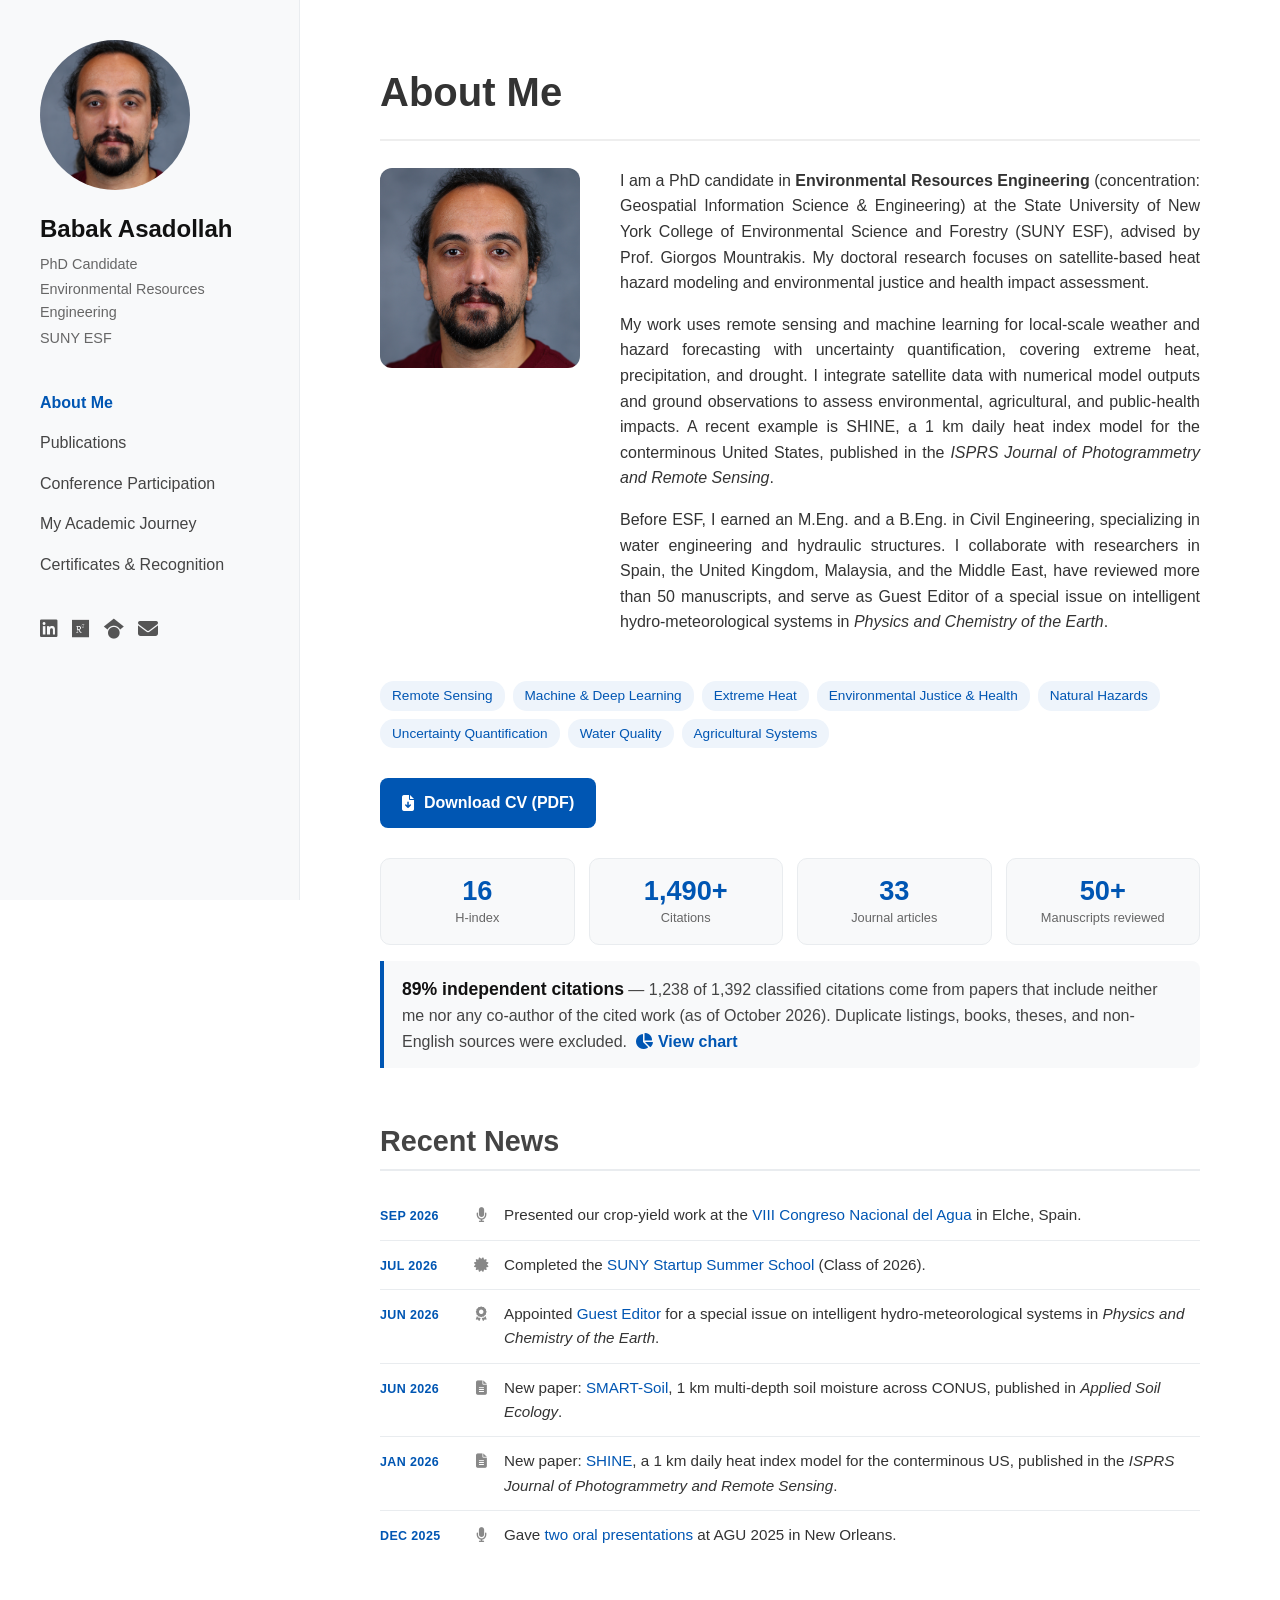
<file: index.html>
<!DOCTYPE html>
<html lang="en">
<head>
    <meta charset="UTF-8">
    <meta name="viewport" content="width=device-width, initial-scale=1.0">
    <title>Babak Asadollah - About Me</title>
    <link rel="stylesheet" href="https://cdnjs.cloudflare.com/ajax/libs/font-awesome/6.5.1/css/all.min.css">
    <link rel="stylesheet" href="style.css">
</head>
<body>

<!-- ===== SIDEBAR (same on every page) ===== -->
<div class="sidebar">
    <img class="profile-pic" src="images/profile.jpg" alt="Babak Asadollah">
    <h2>Babak Asadollah</h2>
    <p>PhD Candidate</p>
    <p>Environmental Resources Engineering</p>
    <p>SUNY ESF</p>
    <ul class="nav-links">
            <li><a href="index.html" class="active-link">About Me</a></li>
            <li><a href="publications.html">Publications</a></li>
            <li><a href="presentations.html">Conference Participation</a></li>
            <li><a href="journey.html">My Academic Journey</a></li>
            <li><a href="certificates.html">Certificates &amp; Recognition</a></li>
    </ul>
    <div class="sidebar-icons">
        <a href="https://www.linkedin.com/in/babak-asadollah-27894521a/" target="_blank" title="LinkedIn"><i class="fa-brands fa-linkedin"></i></a>
        <a href="https://www.researchgate.net/profile/S_Babak_Hs_Asadollah" target="_blank" title="ResearchGate"><i class="fa-brands fa-researchgate"></i></a>
        <a href="https://scholar.google.com/citations?user=qmBKSu0AAAAJ&hl=en" target="_blank" title="Google Scholar"><i class="fa-brands fa-google-scholar"></i></a>
        <a href="mailto:babak.asadollah@gmail.com" title="Email"><i class="fa-solid fa-envelope"></i></a>
    </div>
</div>

<div class="main">
<div class="content-inner">

    <h1>About Me</h1>

    <div class="about-hero">
        <img class="about-photo" src="images/profile.jpg" alt="Babak Asadollah">
        <div class="about-text">
            <p>I am a PhD candidate in <strong>Environmental Resources Engineering</strong> (concentration: Geospatial
            Information Science &amp; Engineering) at the State University of New York College of Environmental Science
            and Forestry (SUNY ESF), advised by Prof. Giorgos Mountrakis. My doctoral research focuses on satellite-based
            heat hazard modeling and environmental justice and health impact assessment.</p>

            <p>My work uses remote sensing and machine learning for local-scale weather and hazard forecasting with
            uncertainty quantification, covering extreme heat, precipitation, and drought. I integrate satellite data with
            numerical model outputs and ground observations to assess environmental, agricultural, and public-health
            impacts. A recent example is SHINE, a 1&nbsp;km daily heat index model for the conterminous United States,
            published in the <em>ISPRS Journal of Photogrammetry and Remote Sensing</em>.</p>

            <p>Before ESF, I earned an M.Eng. and a B.Eng. in Civil Engineering, specializing in water engineering and
            hydraulic structures. I collaborate with researchers in Spain, the United Kingdom, Malaysia, and the Middle
            East, have reviewed more than 50 manuscripts, and serve as Guest Editor of a special issue on intelligent
            hydro-meteorological systems in <em>Physics and Chemistry of the Earth</em>.</p>
        </div>
    </div>

    <div class="interests">
        <span class="interest-chip">Remote Sensing</span>
        <span class="interest-chip">Machine &amp; Deep Learning</span>
        <span class="interest-chip">Extreme Heat</span>
        <span class="interest-chip">Environmental Justice &amp; Health</span>
        <span class="interest-chip">Natural Hazards</span>
        <span class="interest-chip">Uncertainty Quantification</span>
        <span class="interest-chip">Water Quality</span>
        <span class="interest-chip">Agricultural Systems</span>
    </div>

    <a class="cv-button" href="Babak_Asadollah_CV.pdf" download>
        <i class="fa-solid fa-file-arrow-down"></i> Download CV (PDF)
    </a>

    <div class="stats">
        <div class="stat"><div class="stat-num">16</div><div class="stat-label">H-index</div></div>
        <div class="stat"><div class="stat-num">1,490+</div><div class="stat-label">Citations</div></div>
        <div class="stat"><div class="stat-num">33</div><div class="stat-label">Journal articles</div></div>
        <div class="stat"><div class="stat-num">50+</div><div class="stat-label">Manuscripts reviewed</div></div>
    </div>

    <p class="stats-note">
        <strong>89% independent citations</strong> &mdash; 1,238 of 1,392 classified citations come from papers
        that include neither me nor any co-author of the cited work (as of October 2026).
        Duplicate listings, books, theses, and non-English sources were excluded.
        <a href="#" class="chart-link" data-src="images/citation-analysis-2026-10.jpg"><i class="fa-solid fa-chart-pie"></i> View chart</a>
    </p>

    <h2 class="section-header">Recent News</h2>
    <!-- To add news: copy one <li> block below, paste it at the TOP of the list, and edit the date, icon and text.
         Icons: paper = fa-solid fa-file-lines | talk = fa-solid fa-microphone | award/role = fa-solid fa-award | certificate = fa-solid fa-certificate -->
    <ul class="news-list">
        <li class="news-item">
            <span class="news-date">Sep 2026</span>
            <span class="news-icon"><i class="fa-solid fa-microphone"></i></span>
            <span class="news-text">Presented our crop-yield work at the <a href="presentations.html">VIII Congreso Nacional del Agua</a> in Elche, Spain.</span>
        </li>
        <li class="news-item">
            <span class="news-date">Jul 2026</span>
            <span class="news-icon"><i class="fa-solid fa-certificate"></i></span>
            <span class="news-text">Completed the <a href="certificates.html">SUNY Startup Summer School</a> (Class of 2026).</span>
        </li>
        <li class="news-item">
            <span class="news-date">Jun 2026</span>
            <span class="news-icon"><i class="fa-solid fa-award"></i></span>
            <span class="news-text">Appointed <a href="certificates.html">Guest Editor</a> for a special issue on intelligent hydro-meteorological systems in <em>Physics and Chemistry of the Earth</em>.</span>
        </li>
        <li class="news-item">
            <span class="news-date">Jun 2026</span>
            <span class="news-icon"><i class="fa-solid fa-file-lines"></i></span>
            <span class="news-text">New paper: <a href="publications.html#smart-soil">SMART-Soil</a>, 1&nbsp;km multi-depth soil moisture across CONUS, published in <em>Applied Soil Ecology</em>.</span>
        </li>
        <li class="news-item">
            <span class="news-date">Jan 2026</span>
            <span class="news-icon"><i class="fa-solid fa-file-lines"></i></span>
            <span class="news-text">New paper: <a href="publications.html#shine">SHINE</a>, a 1&nbsp;km daily heat index model for the conterminous US, published in the <em>ISPRS Journal of Photogrammetry and Remote Sensing</em>.</span>
        </li>
        <li class="news-item">
            <span class="news-date">Dec 2025</span>
            <span class="news-icon"><i class="fa-solid fa-microphone"></i></span>
            <span class="news-text">Gave <a href="presentations.html">two oral presentations</a> at AGU 2025 in New Orleans.</span>
        </li>
    </ul>

    <div class="lightbox" id="lightbox" onclick="this.classList.remove('open')"><img id="lightbox-img" alt="Independent vs. dependent citations chart"></div>
</div>
</div>

<script>
document.addEventListener('click', function (e) {
    var link = e.target.closest('.chart-link');
    if (link) {
        e.preventDefault();
        document.getElementById('lightbox-img').src = link.dataset.src;
        document.getElementById('lightbox').classList.add('open');
    }
});
document.addEventListener('keydown', function (e) {
    if (e.key === 'Escape') document.getElementById('lightbox').classList.remove('open');
});
</script>
</body>
</html>
</file>
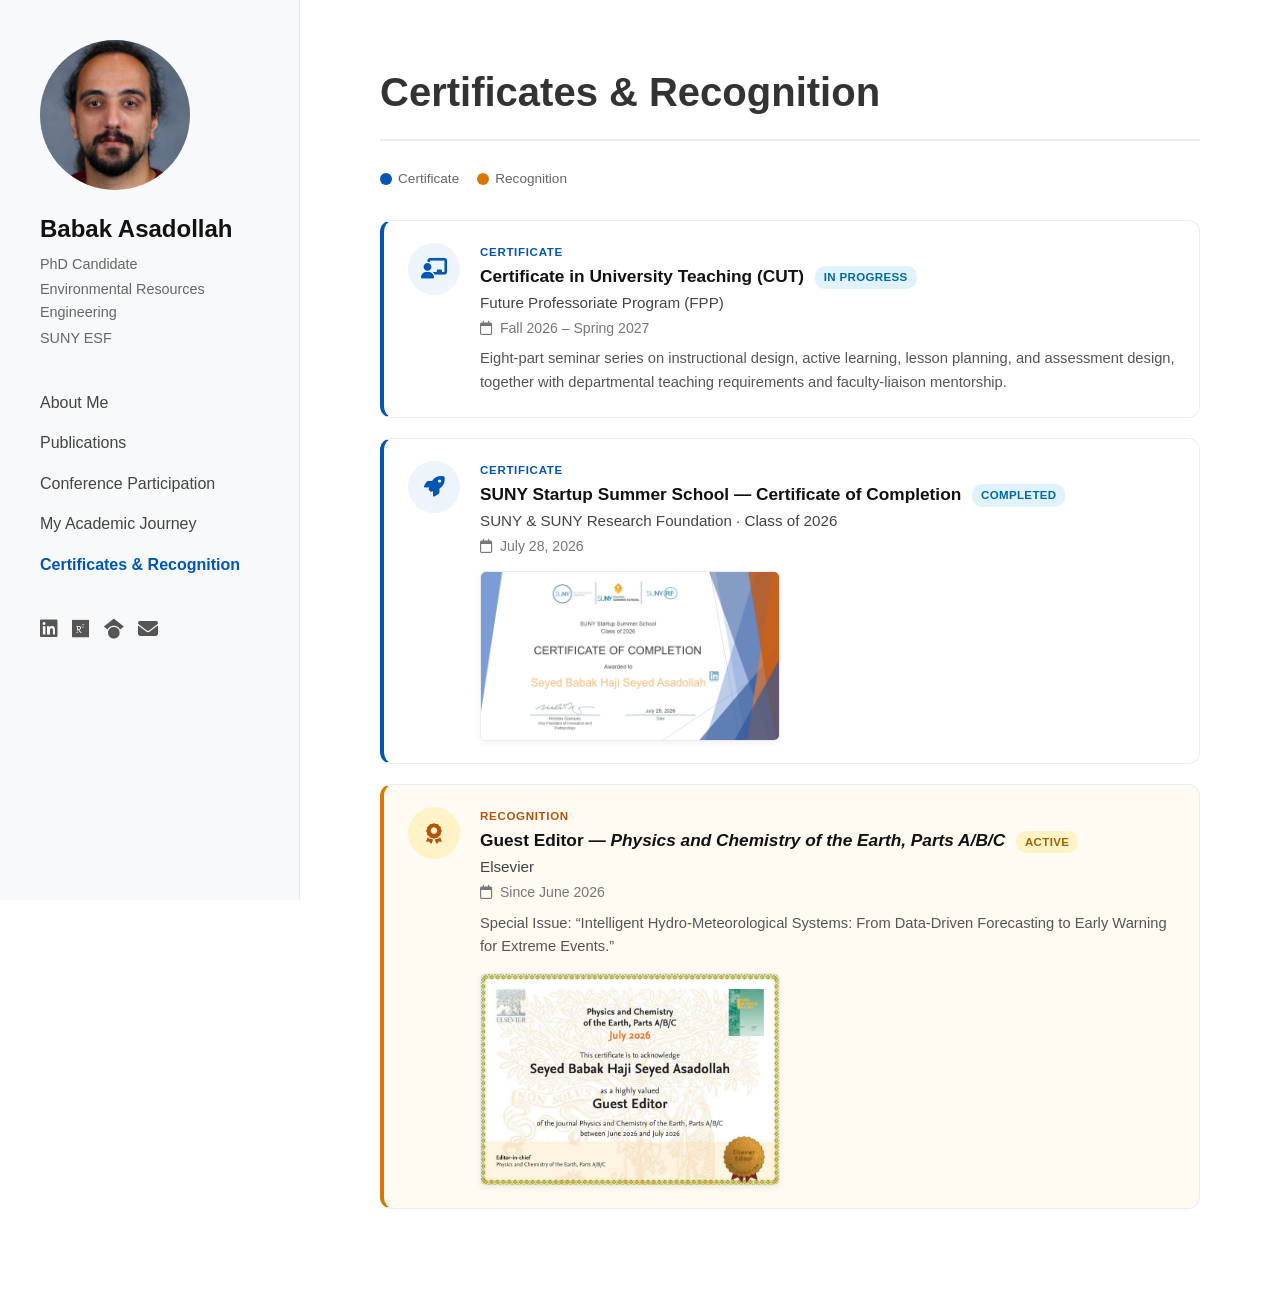
<file: certificates.html>
<!DOCTYPE html>
<html lang="en">
<head>
    <meta charset="UTF-8">
    <meta name="viewport" content="width=device-width, initial-scale=1.0">
    <title>Babak Asadollah - Certificates &amp; Recognition</title>
    <link rel="stylesheet" href="https://cdnjs.cloudflare.com/ajax/libs/font-awesome/6.5.1/css/all.min.css">
    <link rel="stylesheet" href="style.css">
</head>
<body>

<!-- ===== SIDEBAR (same on every page) ===== -->
<div class="sidebar">
    <img class="profile-pic" src="images/profile.jpg" alt="Babak Asadollah">
    <h2>Babak Asadollah</h2>
    <p>PhD Candidate</p>
    <p>Environmental Resources Engineering</p>
    <p>SUNY ESF</p>
    <ul class="nav-links">
            <li><a href="index.html">About Me</a></li>
            <li><a href="publications.html">Publications</a></li>
            <li><a href="presentations.html">Conference Participation</a></li>
            <li><a href="journey.html">My Academic Journey</a></li>
            <li><a href="certificates.html" class="active-link">Certificates &amp; Recognition</a></li>
    </ul>
    <div class="sidebar-icons">
        <a href="https://www.linkedin.com/in/babak-asadollah-27894521a/" target="_blank" title="LinkedIn"><i class="fa-brands fa-linkedin"></i></a>
        <a href="https://www.researchgate.net/profile/S_Babak_Hs_Asadollah" target="_blank" title="ResearchGate"><i class="fa-brands fa-researchgate"></i></a>
        <a href="https://scholar.google.com/citations?user=qmBKSu0AAAAJ&hl=en" target="_blank" title="Google Scholar"><i class="fa-brands fa-google-scholar"></i></a>
        <a href="mailto:babak.asadollah@gmail.com" title="Email"><i class="fa-solid fa-envelope"></i></a>
    </div>
</div>

<div class="main">
<div class="content-inner">

    <h1>Certificates &amp; Recognition</h1>

    <div class="legend">
        <span><i class="dot dot-cert"></i> Certificate</span>
        <span><i class="dot dot-recog"></i> Recognition</span>
    </div>

    <div class="cert-card certificate">
        <div class="cert-icon"><i class="fa-solid fa-chalkboard-user"></i></div>
        <div class="cert-body">
            <div class="cert-type">Certificate</div>
            <div class="cert-title">Certificate in University Teaching (CUT) <span class="badge cert-badge">In progress</span></div>
            <div class="cert-issuer">Future Professoriate Program (FPP)</div>
            <div class="cert-date"><i class="fa-regular fa-calendar"></i> Fall 2026 &ndash; Spring 2027</div>
            <div class="cert-desc">Eight-part seminar series on instructional design, active learning, lesson planning, and assessment design, together with departmental teaching requirements and faculty-liaison mentorship.</div>
        </div>
    </div>
    <div class="cert-card certificate">
        <div class="cert-icon"><i class="fa-solid fa-rocket"></i></div>
        <div class="cert-body">
            <div class="cert-type">Certificate</div>
            <div class="cert-title">SUNY Startup Summer School &mdash; Certificate of Completion <span class="badge cert-badge">Completed</span></div>
            <div class="cert-issuer">SUNY &amp; SUNY Research Foundation &middot; Class of 2026</div>
            <div class="cert-date"><i class="fa-regular fa-calendar"></i> July 28, 2026</div>
            <img class="cert-thumb" src="images/certificates/suny-startup-summer-school-2026.jpg" alt="SUNY Startup Summer School certificate of completion" title="Click to enlarge">
        </div>
    </div>
    <div class="cert-card recognition">
        <div class="cert-icon"><i class="fa-solid fa-award"></i></div>
        <div class="cert-body">
            <div class="cert-type">Recognition</div>
            <div class="cert-title">Guest Editor &mdash; <em>Physics and Chemistry of the Earth, Parts A/B/C</em> <span class="badge cert-badge">Active</span></div>
            <div class="cert-issuer">Elsevier</div>
            <div class="cert-date"><i class="fa-regular fa-calendar"></i> Since June 2026</div>
            <div class="cert-desc">Special Issue: &ldquo;Intelligent Hydro-Meteorological Systems: From Data-Driven Forecasting to Early Warning for Extreme Events.&rdquo;</div>
            <img class="cert-thumb" src="images/certificates/guest-editor-pce-2026.jpg" alt="Guest Editor certificate, Physics and Chemistry of the Earth" title="Click to enlarge">
        </div>
    </div>

    <div class="lightbox" id="lightbox" onclick="this.classList.remove('open')"><img id="lightbox-img" alt=""></div>

</div>
</div>

<script>
document.addEventListener('click', function (e) {
    if (e.target.matches('.cert-thumb')) {
        document.getElementById('lightbox-img').src = e.target.src;
        document.getElementById('lightbox').classList.add('open');
    }
});
document.addEventListener('keydown', function (e) {
    if (e.key === 'Escape') document.getElementById('lightbox').classList.remove('open');
});
</script>
</body>
</html>
</file>
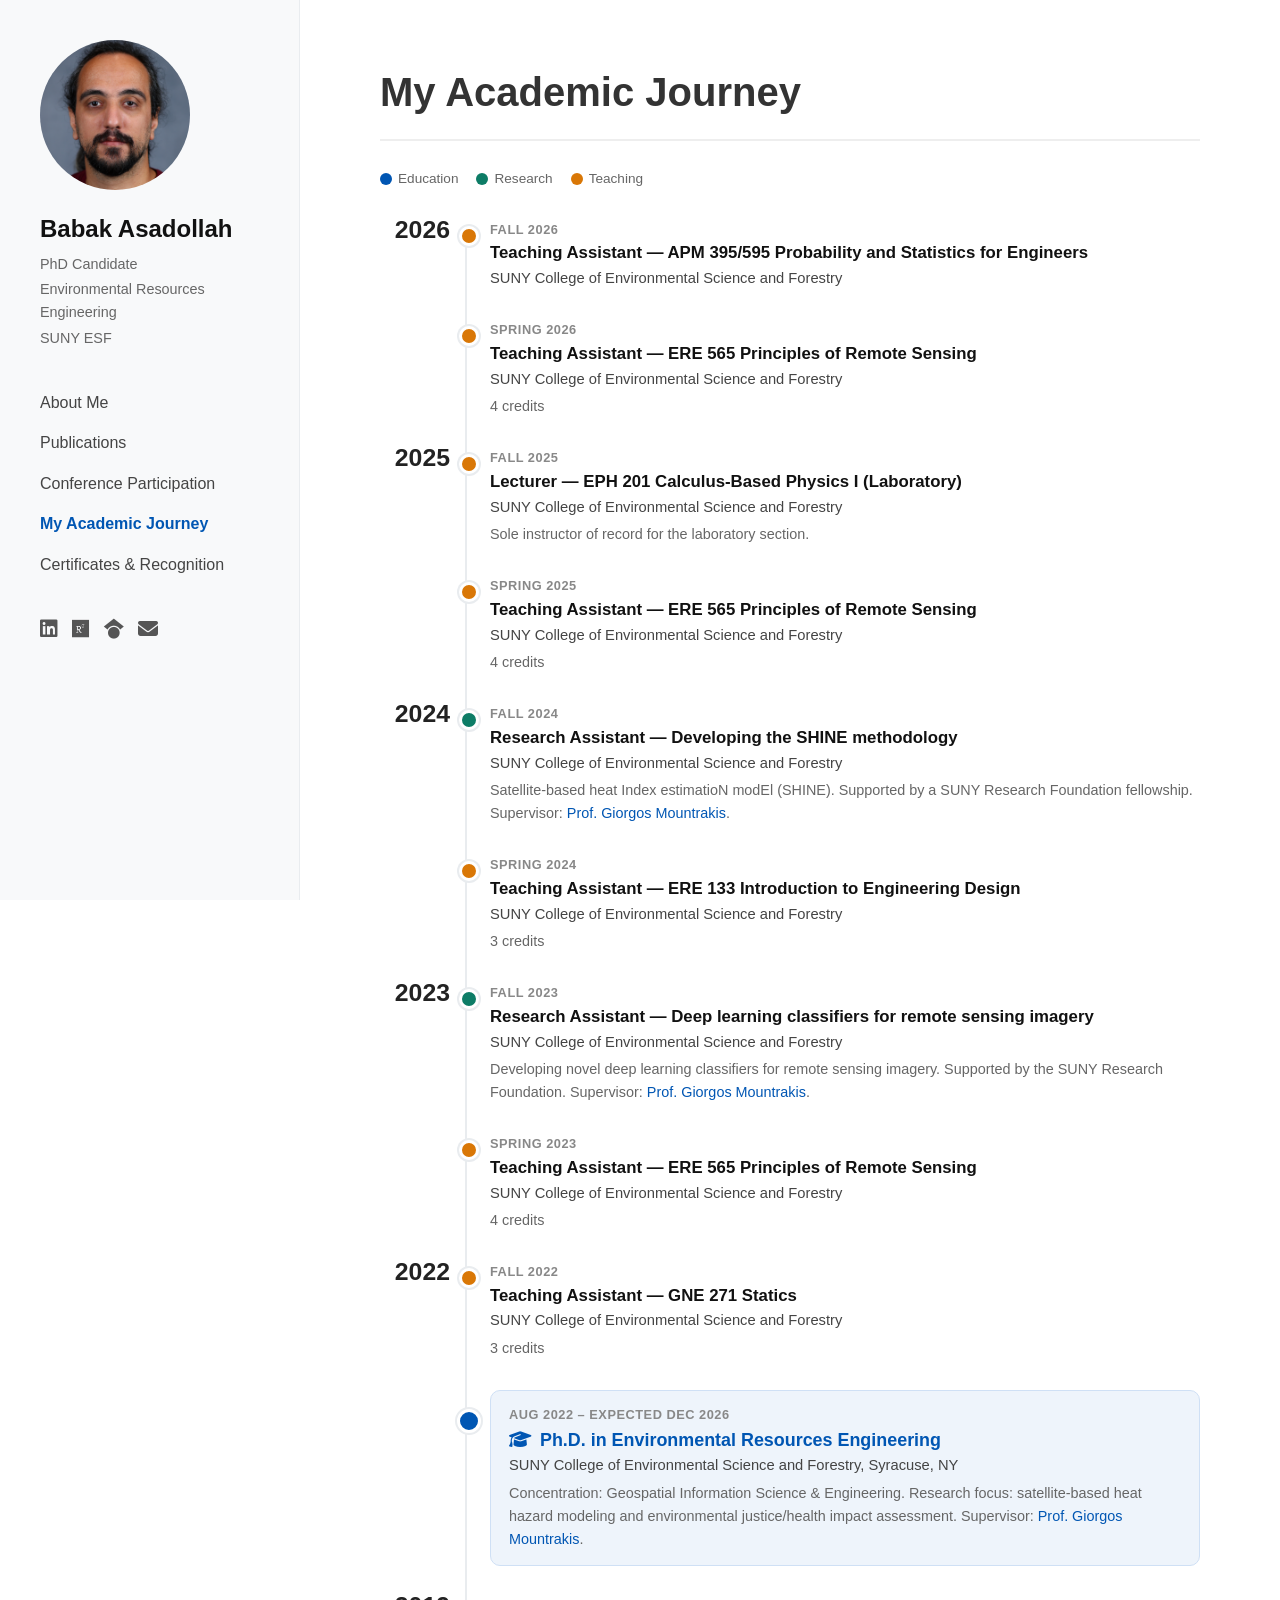
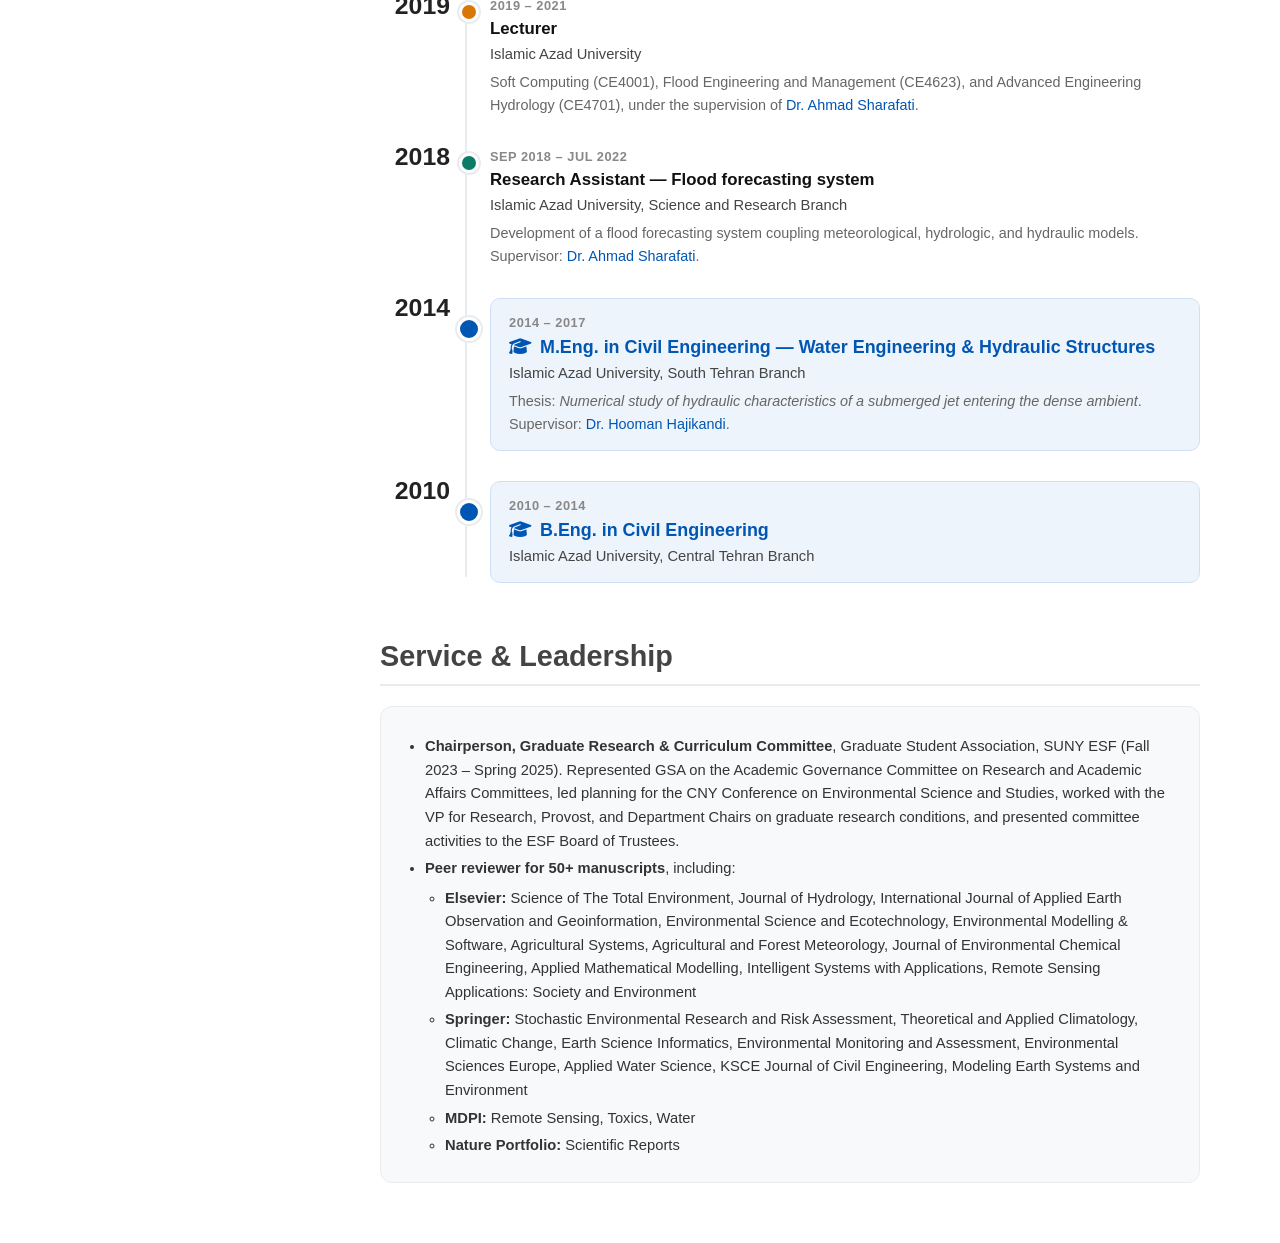
<file: journey.html>
<!DOCTYPE html>
<html lang="en">
<head>
    <meta charset="UTF-8">
    <meta name="viewport" content="width=device-width, initial-scale=1.0">
    <title>Babak Asadollah - My Academic Journey</title>
    <link rel="stylesheet" href="https://cdnjs.cloudflare.com/ajax/libs/font-awesome/6.5.1/css/all.min.css">
    <link rel="stylesheet" href="style.css">
</head>
<body>

<!-- ===== SIDEBAR (same on every page) ===== -->
<div class="sidebar">
    <img class="profile-pic" src="images/profile.jpg" alt="Babak Asadollah">
    <h2>Babak Asadollah</h2>
    <p>PhD Candidate</p>
    <p>Environmental Resources Engineering</p>
    <p>SUNY ESF</p>
    <ul class="nav-links">
            <li><a href="index.html">About Me</a></li>
            <li><a href="publications.html">Publications</a></li>
            <li><a href="presentations.html">Conference Participation</a></li>
            <li><a href="journey.html" class="active-link">My Academic Journey</a></li>
            <li><a href="certificates.html">Certificates &amp; Recognition</a></li>
    </ul>
    <div class="sidebar-icons">
        <a href="https://www.linkedin.com/in/babak-asadollah-27894521a/" target="_blank" title="LinkedIn"><i class="fa-brands fa-linkedin"></i></a>
        <a href="https://www.researchgate.net/profile/S_Babak_Hs_Asadollah" target="_blank" title="ResearchGate"><i class="fa-brands fa-researchgate"></i></a>
        <a href="https://scholar.google.com/citations?user=qmBKSu0AAAAJ&hl=en" target="_blank" title="Google Scholar"><i class="fa-brands fa-google-scholar"></i></a>
        <a href="mailto:babak.asadollah@gmail.com" title="Email"><i class="fa-solid fa-envelope"></i></a>
    </div>
</div>

<div class="main">
<div class="content-inner">

    <h1>My Academic Journey</h1>

    <div class="legend">
        <span><i class="dot dot-edu"></i> Education</span>
        <span><i class="dot dot-research"></i> Research</span>
        <span><i class="dot dot-teach"></i> Teaching</span>
    </div>

    <div class="timeline">
        <div class="tl-year"><span>2026</span></div>
        <div class="tl-item teach">
            <div class="tl-date">Fall 2026</div>
            <div class="tl-title">Teaching Assistant &mdash; APM 395/595 Probability and Statistics for Engineers</div>
            <div class="tl-place">SUNY College of Environmental Science and Forestry</div>
            
        </div>
        <div class="tl-item teach">
            <div class="tl-date">Spring 2026</div>
            <div class="tl-title">Teaching Assistant &mdash; ERE 565 Principles of Remote Sensing</div>
            <div class="tl-place">SUNY College of Environmental Science and Forestry</div>
            <div class="tl-desc">4 credits</div>
        </div>
        <div class="tl-year"><span>2025</span></div>
        <div class="tl-item teach">
            <div class="tl-date">Fall 2025</div>
            <div class="tl-title">Lecturer &mdash; EPH 201 Calculus-Based Physics I (Laboratory)</div>
            <div class="tl-place">SUNY College of Environmental Science and Forestry</div>
            <div class="tl-desc">Sole instructor of record for the laboratory section.</div>
        </div>
        <div class="tl-item teach">
            <div class="tl-date">Spring 2025</div>
            <div class="tl-title">Teaching Assistant &mdash; ERE 565 Principles of Remote Sensing</div>
            <div class="tl-place">SUNY College of Environmental Science and Forestry</div>
            <div class="tl-desc">4 credits</div>
        </div>
        <div class="tl-year"><span>2024</span></div>
        <div class="tl-item research">
            <div class="tl-date">Fall 2024</div>
            <div class="tl-title">Research Assistant &mdash; Developing the SHINE methodology</div>
            <div class="tl-place">SUNY College of Environmental Science and Forestry</div>
            <div class="tl-desc">Satellite-based heat Index estimatioN modEl (SHINE). Supported by a SUNY Research Foundation fellowship. Supervisor: <a href="https://www.esf.edu/faculty/mountrakis/" target="_blank">Prof. Giorgos Mountrakis</a>.</div>
        </div>
        <div class="tl-item teach">
            <div class="tl-date">Spring 2024</div>
            <div class="tl-title">Teaching Assistant &mdash; ERE 133 Introduction to Engineering Design</div>
            <div class="tl-place">SUNY College of Environmental Science and Forestry</div>
            <div class="tl-desc">3 credits</div>
        </div>
        <div class="tl-year"><span>2023</span></div>
        <div class="tl-item research">
            <div class="tl-date">Fall 2023</div>
            <div class="tl-title">Research Assistant &mdash; Deep learning classifiers for remote sensing imagery</div>
            <div class="tl-place">SUNY College of Environmental Science and Forestry</div>
            <div class="tl-desc">Developing novel deep learning classifiers for remote sensing imagery. Supported by the SUNY Research Foundation. Supervisor: <a href="https://www.esf.edu/faculty/mountrakis/" target="_blank">Prof. Giorgos Mountrakis</a>.</div>
        </div>
        <div class="tl-item teach">
            <div class="tl-date">Spring 2023</div>
            <div class="tl-title">Teaching Assistant &mdash; ERE 565 Principles of Remote Sensing</div>
            <div class="tl-place">SUNY College of Environmental Science and Forestry</div>
            <div class="tl-desc">4 credits</div>
        </div>
        <div class="tl-year"><span>2022</span></div>
        <div class="tl-item teach">
            <div class="tl-date">Fall 2022</div>
            <div class="tl-title">Teaching Assistant &mdash; GNE 271 Statics</div>
            <div class="tl-place">SUNY College of Environmental Science and Forestry</div>
            <div class="tl-desc">3 credits</div>
        </div>
        <div class="tl-item edu">
            <div class="tl-date">Aug 2022 &ndash; Expected Dec 2026</div>
            <div class="tl-title"><i class="fa-solid fa-graduation-cap"></i> Ph.D. in Environmental Resources Engineering</div>
            <div class="tl-place">SUNY College of Environmental Science and Forestry, Syracuse, NY</div>
            <div class="tl-desc">Concentration: Geospatial Information Science &amp; Engineering. Research focus: satellite-based heat hazard modeling and environmental justice/health impact assessment. Supervisor: <a href="https://www.esf.edu/faculty/mountrakis/" target="_blank">Prof. Giorgos Mountrakis</a>.</div>
        </div>
        <div class="tl-year"><span>2019</span></div>
        <div class="tl-item teach">
            <div class="tl-date">2019 &ndash; 2021</div>
            <div class="tl-title">Lecturer</div>
            <div class="tl-place">Islamic Azad University</div>
            <div class="tl-desc">Soft Computing (CE4001), Flood Engineering and Management (CE4623), and Advanced Engineering Hydrology (CE4701), under the supervision of <a href="https://scholar.google.com/citations?user=0cQtqGIAAAAJ&hl=en" target="_blank">Dr. Ahmad Sharafati</a>.</div>
        </div>
        <div class="tl-year"><span>2018</span></div>
        <div class="tl-item research">
            <div class="tl-date">Sep 2018 &ndash; Jul 2022</div>
            <div class="tl-title">Research Assistant &mdash; Flood forecasting system</div>
            <div class="tl-place">Islamic Azad University, Science and Research Branch</div>
            <div class="tl-desc">Development of a flood forecasting system coupling meteorological, hydrologic, and hydraulic models. Supervisor: <a href="https://scholar.google.com/citations?user=0cQtqGIAAAAJ&hl=en" target="_blank">Dr. Ahmad Sharafati</a>.</div>
        </div>
        <div class="tl-year"><span>2014</span></div>
        <div class="tl-item edu">
            <div class="tl-date">2014 &ndash; 2017</div>
            <div class="tl-title"><i class="fa-solid fa-graduation-cap"></i> M.Eng. in Civil Engineering &mdash; Water Engineering &amp; Hydraulic Structures</div>
            <div class="tl-place">Islamic Azad University, South Tehran Branch</div>
            <div class="tl-desc">Thesis: <em>Numerical study of hydraulic characteristics of a submerged jet entering the dense ambient</em>. Supervisor: <a href="https://scholar.google.com/citations?user=v-UsuXYAAAAJ&hl=en" target="_blank">Dr. Hooman Hajikandi</a>.</div>
        </div>
        <div class="tl-year"><span>2010</span></div>
        <div class="tl-item edu">
            <div class="tl-date">2010 &ndash; 2014</div>
            <div class="tl-title"><i class="fa-solid fa-graduation-cap"></i> B.Eng. in Civil Engineering</div>
            <div class="tl-place">Islamic Azad University, Central Tehran Branch</div>
            
        </div>
    </div>

    <h2 class="section-header">Service &amp; Leadership</h2>
    <div class="service-card">
        <ul>
            <li><strong>Chairperson, Graduate Research &amp; Curriculum Committee</strong>, Graduate Student Association, SUNY ESF (Fall 2023 &ndash; Spring 2025).
                Represented GSA on the Academic Governance Committee on Research and Academic Affairs Committees, led planning for the
                CNY Conference on Environmental Science and Studies, worked with the VP for Research, Provost, and Department Chairs on
                graduate research conditions, and presented committee activities to the ESF Board of Trustees.</li>
            <li><strong>Peer reviewer for 50+ manuscripts</strong>, including:
                <ul>
                    <li><strong>Elsevier:</strong> Science of The Total Environment, Journal of Hydrology, International Journal of Applied Earth
                        Observation and Geoinformation, Environmental Science and Ecotechnology, Environmental Modelling &amp; Software,
                        Agricultural Systems, Agricultural and Forest Meteorology, Journal of Environmental Chemical Engineering,
                        Applied Mathematical Modelling, Intelligent Systems with Applications, Remote Sensing Applications: Society and Environment</li>
                    <li><strong>Springer:</strong> Stochastic Environmental Research and Risk Assessment, Theoretical and Applied Climatology,
                        Climatic Change, Earth Science Informatics, Environmental Monitoring and Assessment, Environmental Sciences Europe,
                        Applied Water Science, KSCE Journal of Civil Engineering, Modeling Earth Systems and Environment</li>
                    <li><strong>MDPI:</strong> Remote Sensing, Toxics, Water</li>
                    <li><strong>Nature Portfolio:</strong> Scientific Reports</li>
                </ul>
            </li>
        </ul>
    </div>

</div>
</div>

</body>
</html>
</file>
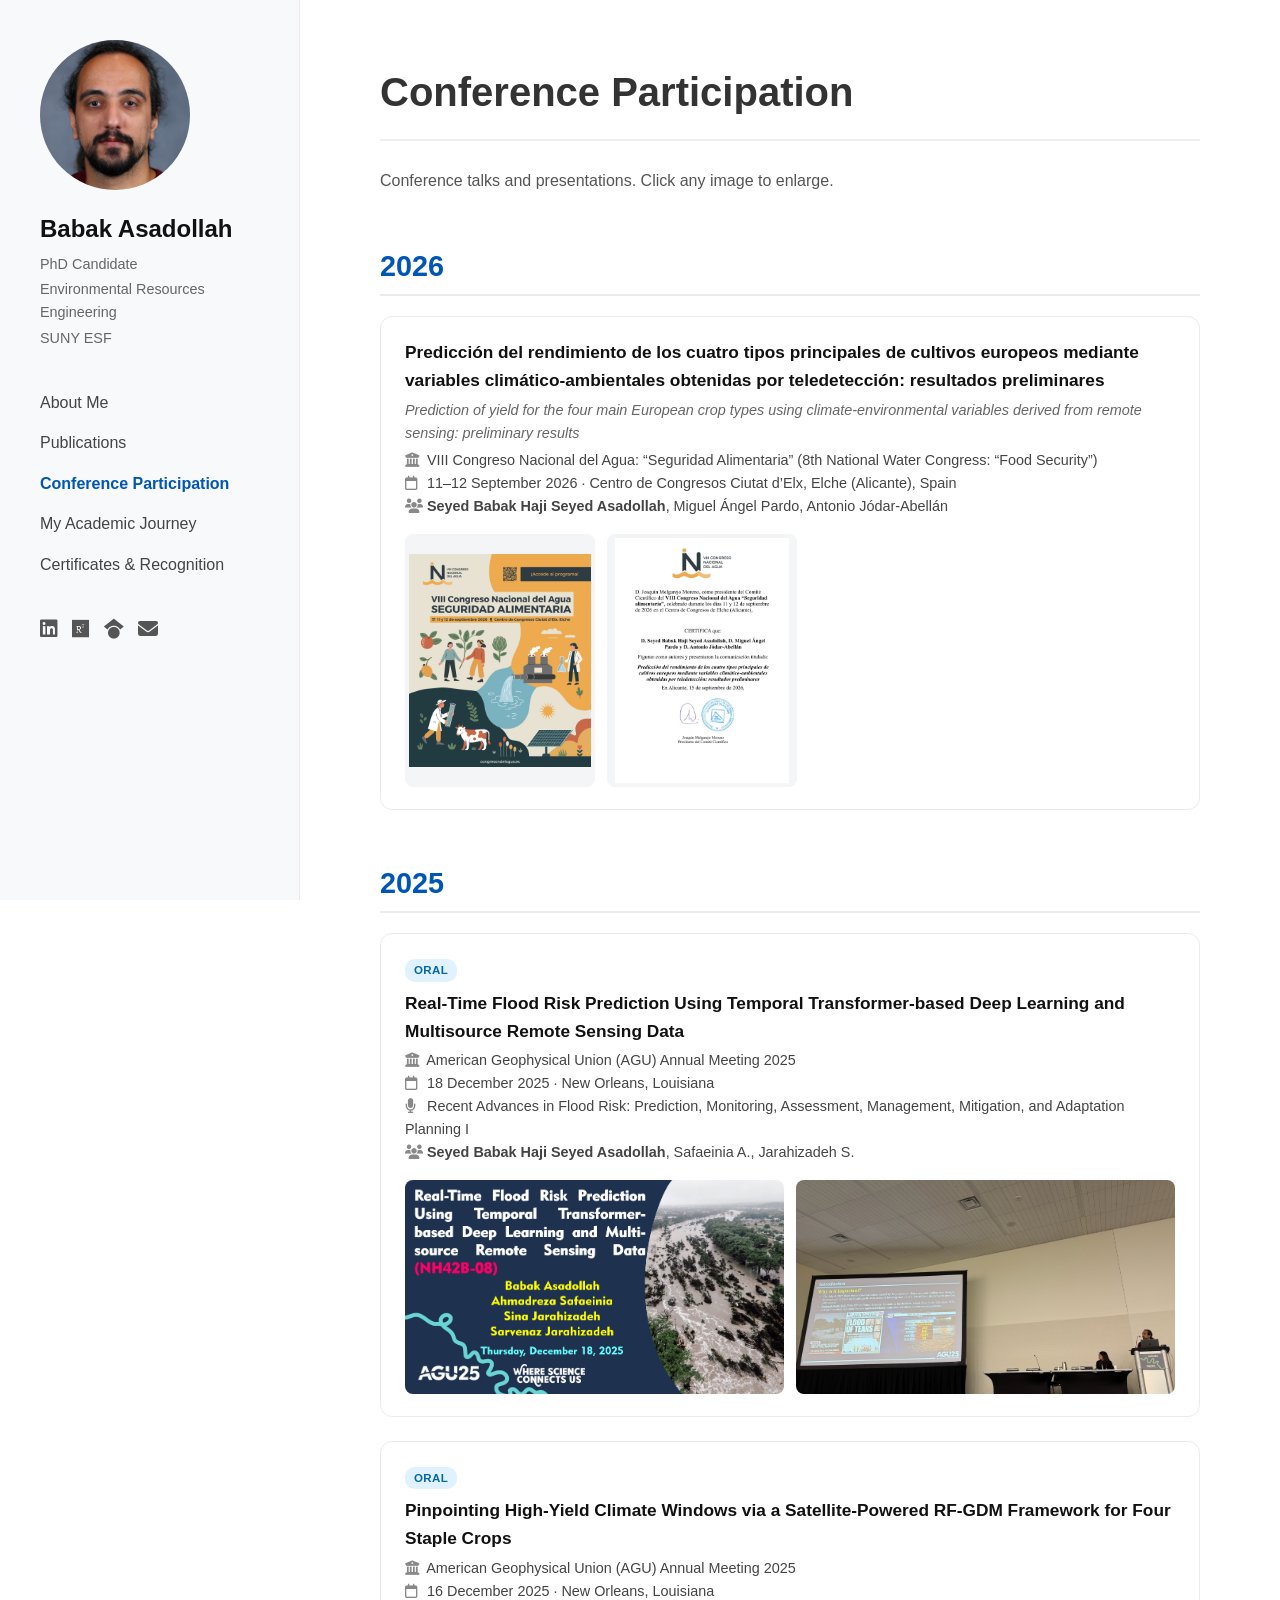
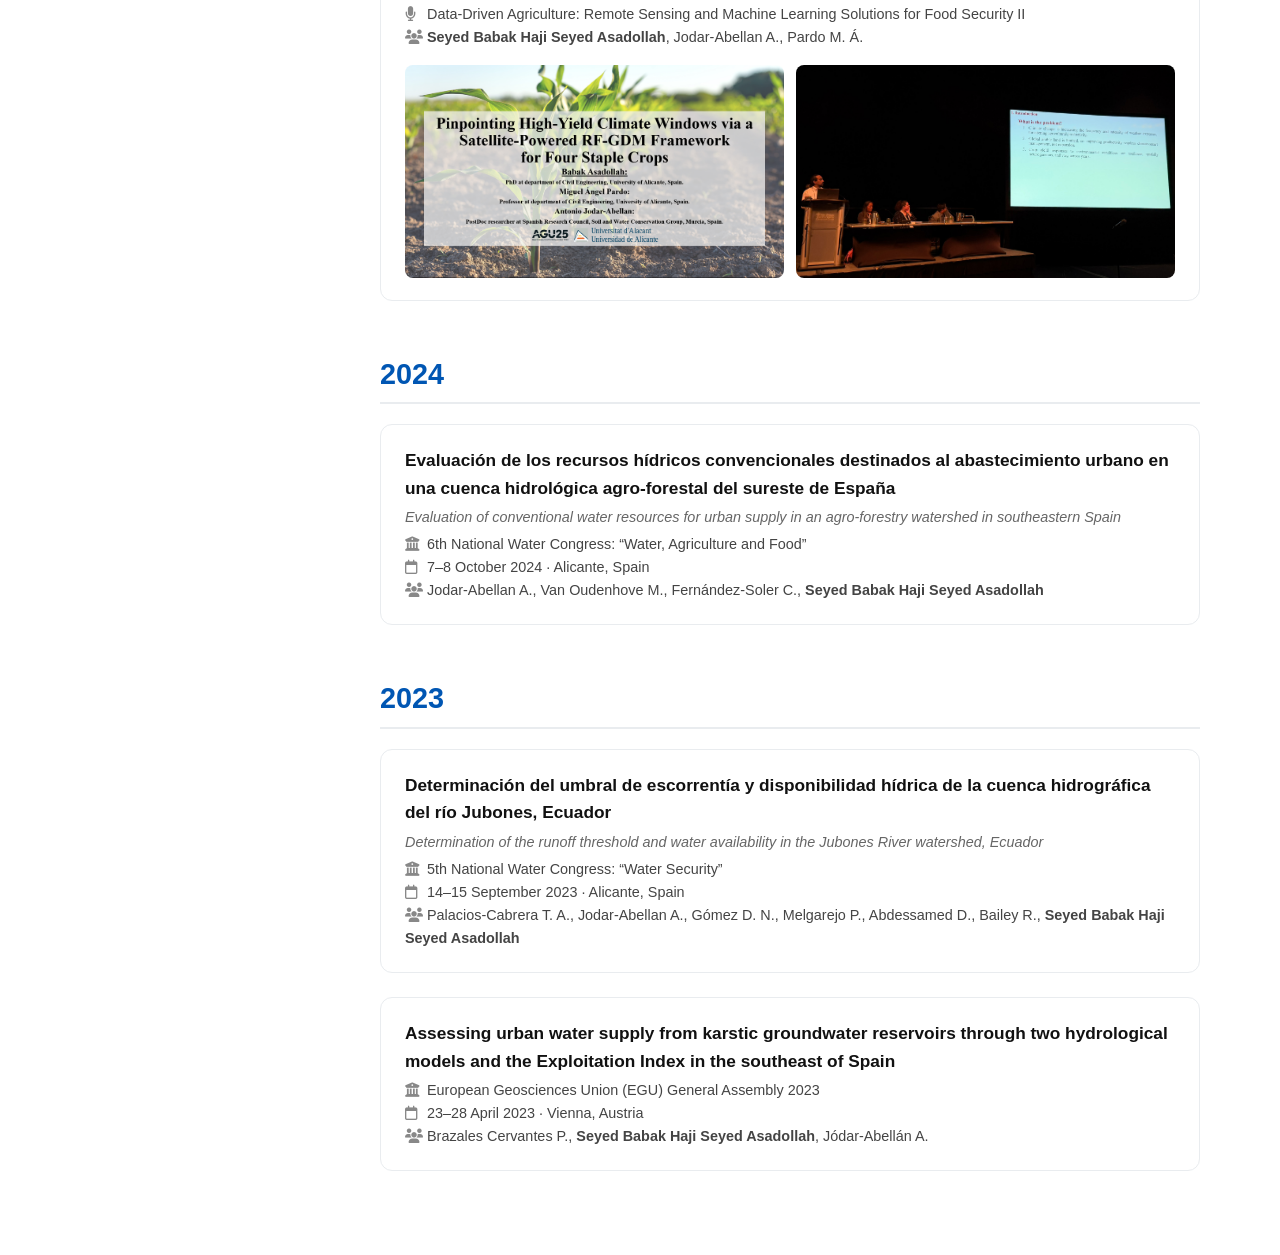
<file: presentations.html>
<!DOCTYPE html>
<html lang="en">
<head>
    <meta charset="UTF-8">
    <meta name="viewport" content="width=device-width, initial-scale=1.0">
    <title>Babak Asadollah - Conference Participation</title>
    <link rel="stylesheet" href="https://cdnjs.cloudflare.com/ajax/libs/font-awesome/6.5.1/css/all.min.css">
    <link rel="stylesheet" href="style.css">
</head>
<body>

<!-- ===== SIDEBAR (same on every page) ===== -->
<div class="sidebar">
    <img class="profile-pic" src="images/profile.jpg" alt="Babak Asadollah">
    <h2>Babak Asadollah</h2>
    <p>PhD Candidate</p>
    <p>Environmental Resources Engineering</p>
    <p>SUNY ESF</p>
    <ul class="nav-links">
            <li><a href="index.html">About Me</a></li>
            <li><a href="publications.html">Publications</a></li>
            <li><a href="presentations.html" class="active-link">Conference Participation</a></li>
            <li><a href="journey.html">My Academic Journey</a></li>
            <li><a href="certificates.html">Certificates &amp; Recognition</a></li>
    </ul>
    <div class="sidebar-icons">
        <a href="https://www.linkedin.com/in/babak-asadollah-27894521a/" target="_blank" title="LinkedIn"><i class="fa-brands fa-linkedin"></i></a>
        <a href="https://www.researchgate.net/profile/S_Babak_Hs_Asadollah" target="_blank" title="ResearchGate"><i class="fa-brands fa-researchgate"></i></a>
        <a href="https://scholar.google.com/citations?user=qmBKSu0AAAAJ&hl=en" target="_blank" title="Google Scholar"><i class="fa-brands fa-google-scholar"></i></a>
        <a href="mailto:babak.asadollah@gmail.com" title="Email"><i class="fa-solid fa-envelope"></i></a>
    </div>
</div>

<div class="main">
<div class="content-inner">

    <h1>Conference Participation</h1>
    <p style="color:#555;">Conference talks and presentations. Click any image to enlarge.</p>

    <h2 class="year-header">2026</h2>
    <div class="talk">
        
        <div class="talk-title">Predicci&oacute;n del rendimiento de los cuatro tipos principales de cultivos europeos mediante variables clim&aacute;tico-ambientales obtenidas por teledetecci&oacute;n: resultados preliminares</div>
        <div class="talk-subtitle">Prediction of yield for the four main European crop types using climate-environmental variables derived from remote sensing: preliminary results</div>
        <div class="talk-meta"><i class="fa-solid fa-building-columns"></i> VIII Congreso Nacional del Agua: &ldquo;Seguridad Alimentaria&rdquo; (8th National Water Congress: &ldquo;Food Security&rdquo;)</div>
        <div class="talk-meta"><i class="fa-regular fa-calendar"></i> 11&ndash;12 September 2026 &middot; Centro de Congresos Ciutat d&rsquo;Elx, Elche (Alicante), Spain</div>
        
        <div class="talk-meta"><i class="fa-solid fa-users"></i> <strong>Seyed Babak Haji Seyed Asadollah</strong>, Miguel &Aacute;ngel Pardo, Antonio J&oacute;dar-Abell&aacute;n</div>
        <div class="photo-grid docs">
            <img src="images/presentations/nwc2026-1.jpg" alt="VIII Congreso Nacional del Agua 2026 poster">
            <img src="images/presentations/nwc2026-2.jpg" alt="Certificate of presentation, VIII Congreso Nacional del Agua">
        </div>
    </div>

    <h2 class="year-header">2025</h2>
    <div class="talk">
        <div class="talk-badges"><span class="badge badge-oral">Oral</span></div>
        <div class="talk-title">Real-Time Flood Risk Prediction Using Temporal Transformer-based Deep Learning and Multisource Remote Sensing Data</div>
        
        <div class="talk-meta"><i class="fa-solid fa-building-columns"></i> American Geophysical Union (AGU) Annual Meeting 2025</div>
        <div class="talk-meta"><i class="fa-regular fa-calendar"></i> 18 December 2025 &middot; New Orleans, Louisiana</div>
        <div class="talk-meta"><i class="fa-solid fa-microphone"></i> Recent Advances in Flood Risk: Prediction, Monitoring, Assessment, Management, Mitigation, and Adaptation Planning I</div>
        <div class="talk-meta"><i class="fa-solid fa-users"></i> <strong>Seyed Babak Haji Seyed Asadollah</strong>, Safaeinia A., Jarahizadeh S.</div>
        <div class="photo-grid">
            <img src="images/presentations/agu2025-flood-1.jpg" alt="Presentation photo"
                 onerror="this.outerHTML='<div class=&quot;photo-placeholder&quot;><i class=&quot;fa-regular fa-image&quot;></i>agu2025-flood-1.jpg</div>'">
            <img src="images/presentations/agu2025-flood-2.jpg" alt="Presentation photo"
                 onerror="this.outerHTML='<div class=&quot;photo-placeholder&quot;><i class=&quot;fa-regular fa-image&quot;></i>agu2025-flood-2.jpg</div>'">
        </div>
    </div>
    <div class="talk">
        <div class="talk-badges"><span class="badge badge-oral">Oral</span></div>
        <div class="talk-title">Pinpointing High-Yield Climate Windows via a Satellite-Powered RF-GDM Framework for Four Staple Crops</div>
        
        <div class="talk-meta"><i class="fa-solid fa-building-columns"></i> American Geophysical Union (AGU) Annual Meeting 2025</div>
        <div class="talk-meta"><i class="fa-regular fa-calendar"></i> 16 December 2025 &middot; New Orleans, Louisiana</div>
        <div class="talk-meta"><i class="fa-solid fa-microphone"></i> Data-Driven Agriculture: Remote Sensing and Machine Learning Solutions for Food Security II</div>
        <div class="talk-meta"><i class="fa-solid fa-users"></i> <strong>Seyed Babak Haji Seyed Asadollah</strong>, Jodar-Abellan A., Pardo M. &Aacute;.</div>
        <div class="photo-grid">
            <img src="images/presentations/agu2025-crops-1.jpg" alt="Presentation photo"
                 onerror="this.outerHTML='<div class=&quot;photo-placeholder&quot;><i class=&quot;fa-regular fa-image&quot;></i>agu2025-crops-1.jpg</div>'">
            <img src="images/presentations/agu2025-crops-2.jpg" alt="Presentation photo"
                 onerror="this.outerHTML='<div class=&quot;photo-placeholder&quot;><i class=&quot;fa-regular fa-image&quot;></i>agu2025-crops-2.jpg</div>'">
        </div>
    </div>

    <h2 class="year-header">2024</h2>
    <div class="talk">
        
        <div class="talk-title">Evaluaci&oacute;n de los recursos h&iacute;dricos convencionales destinados al abastecimiento urbano en una cuenca hidrol&oacute;gica agro-forestal del sureste de Espa&ntilde;a</div>
        <div class="talk-subtitle">Evaluation of conventional water resources for urban supply in an agro-forestry watershed in southeastern Spain</div>
        <div class="talk-meta"><i class="fa-solid fa-building-columns"></i> 6th National Water Congress: &ldquo;Water, Agriculture and Food&rdquo;</div>
        <div class="talk-meta"><i class="fa-regular fa-calendar"></i> 7&ndash;8 October 2024 &middot; Alicante, Spain</div>
        
        <div class="talk-meta"><i class="fa-solid fa-users"></i> Jodar-Abellan A., Van Oudenhove M., Fern&aacute;ndez-Soler C., <strong>Seyed Babak Haji Seyed Asadollah</strong></div>
    </div>

    <h2 class="year-header">2023</h2>
    <div class="talk">
        
        <div class="talk-title">Determinaci&oacute;n del umbral de escorrent&iacute;a y disponibilidad h&iacute;drica de la cuenca hidrogr&aacute;fica del r&iacute;o Jubones, Ecuador</div>
        <div class="talk-subtitle">Determination of the runoff threshold and water availability in the Jubones River watershed, Ecuador</div>
        <div class="talk-meta"><i class="fa-solid fa-building-columns"></i> 5th National Water Congress: &ldquo;Water Security&rdquo;</div>
        <div class="talk-meta"><i class="fa-regular fa-calendar"></i> 14&ndash;15 September 2023 &middot; Alicante, Spain</div>
        
        <div class="talk-meta"><i class="fa-solid fa-users"></i> Palacios-Cabrera T. A., Jodar-Abellan A., G&oacute;mez D. N., Melgarejo P., Abdessamed D., Bailey R., <strong>Seyed Babak Haji Seyed Asadollah</strong></div>
    </div>
    <div class="talk">
        
        <div class="talk-title">Assessing urban water supply from karstic groundwater reservoirs through two hydrological models and the Exploitation Index in the southeast of Spain</div>
        
        <div class="talk-meta"><i class="fa-solid fa-building-columns"></i> European Geosciences Union (EGU) General Assembly 2023</div>
        <div class="talk-meta"><i class="fa-regular fa-calendar"></i> 23&ndash;28 April 2023 &middot; Vienna, Austria</div>
        
        <div class="talk-meta"><i class="fa-solid fa-users"></i> Brazales Cervantes P., <strong>Seyed Babak Haji Seyed Asadollah</strong>, J&oacute;dar-Abell&aacute;n A.</div>
    </div>

    <div class="lightbox" id="lightbox" onclick="this.classList.remove('open')"><img id="lightbox-img" alt=""></div>

</div>
</div>
<script>
document.addEventListener('click', function (e) {
    if (e.target.matches('.photo-grid img')) {
        document.getElementById('lightbox-img').src = e.target.src;
        document.getElementById('lightbox').classList.add('open');
    }
});
document.addEventListener('keydown', function (e) {
    if (e.key === 'Escape') document.getElementById('lightbox').classList.remove('open');
});
</script>
</body>
</html>
</file>
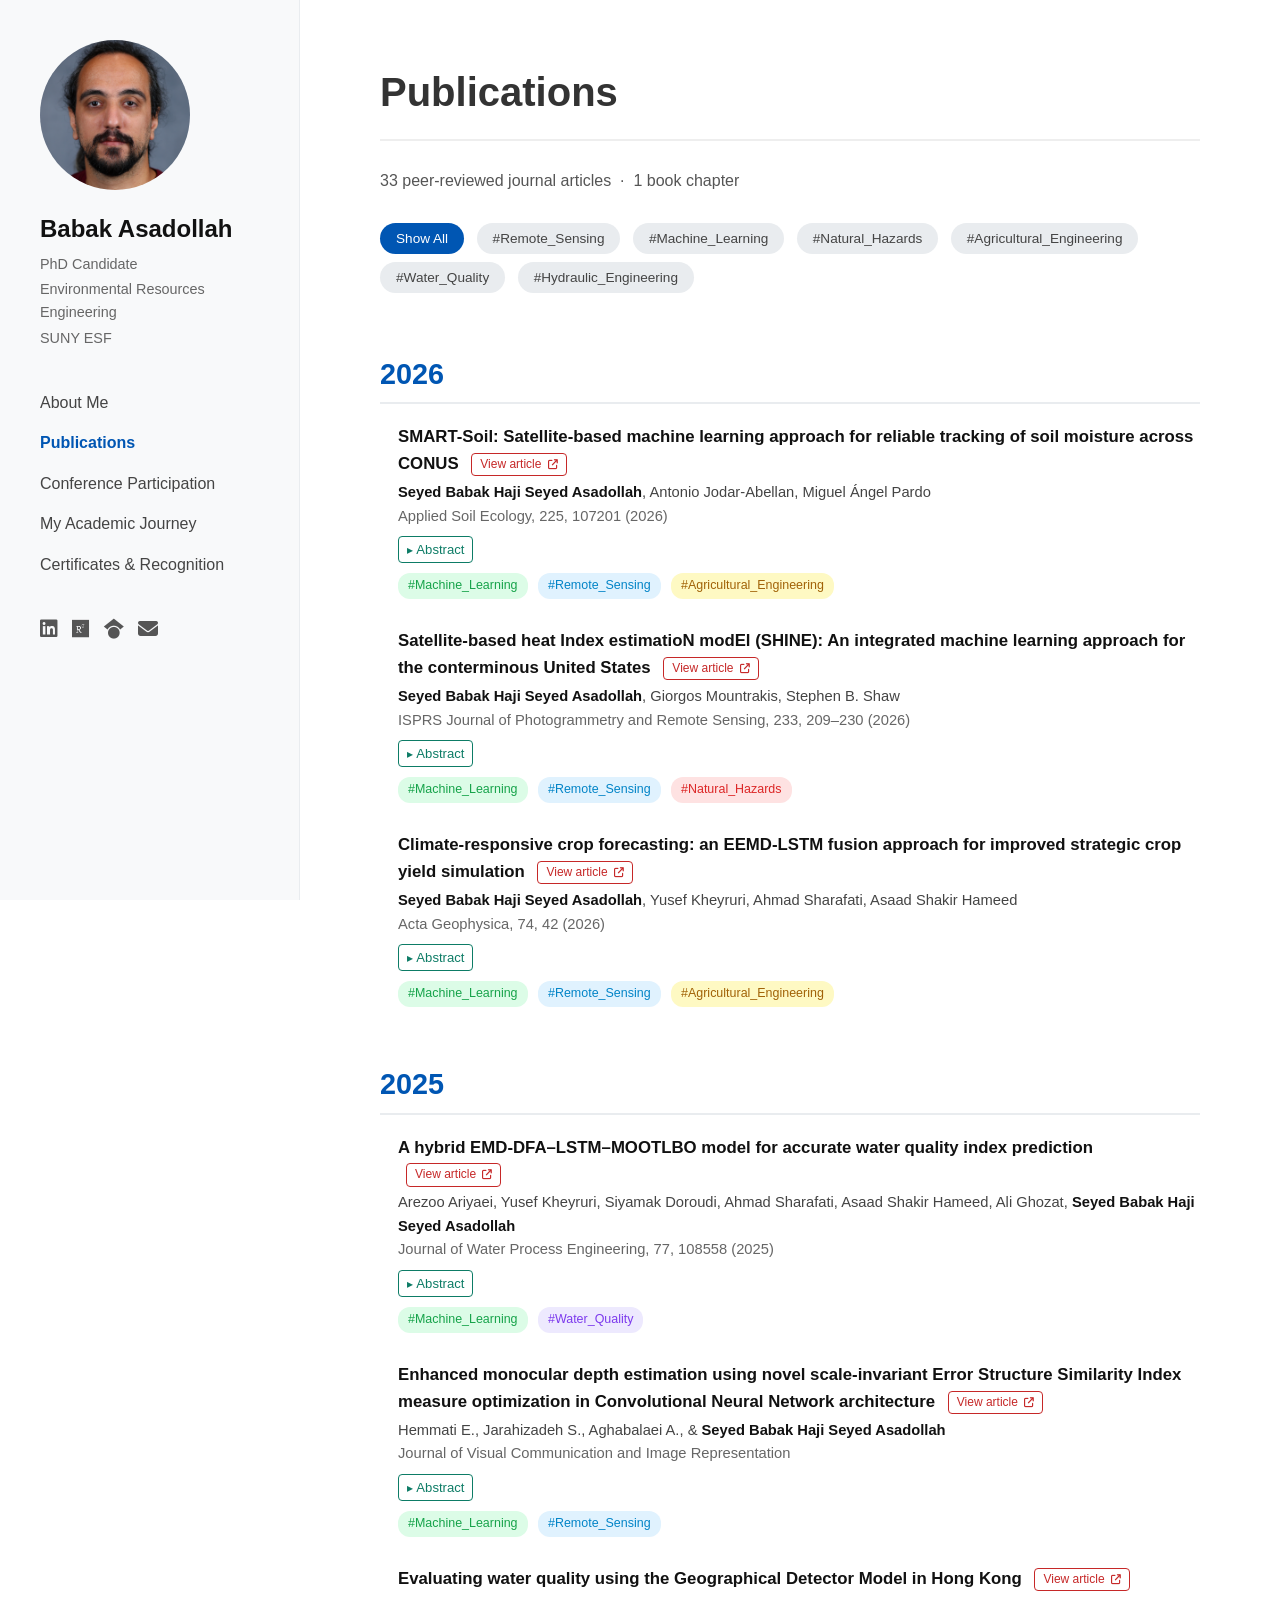
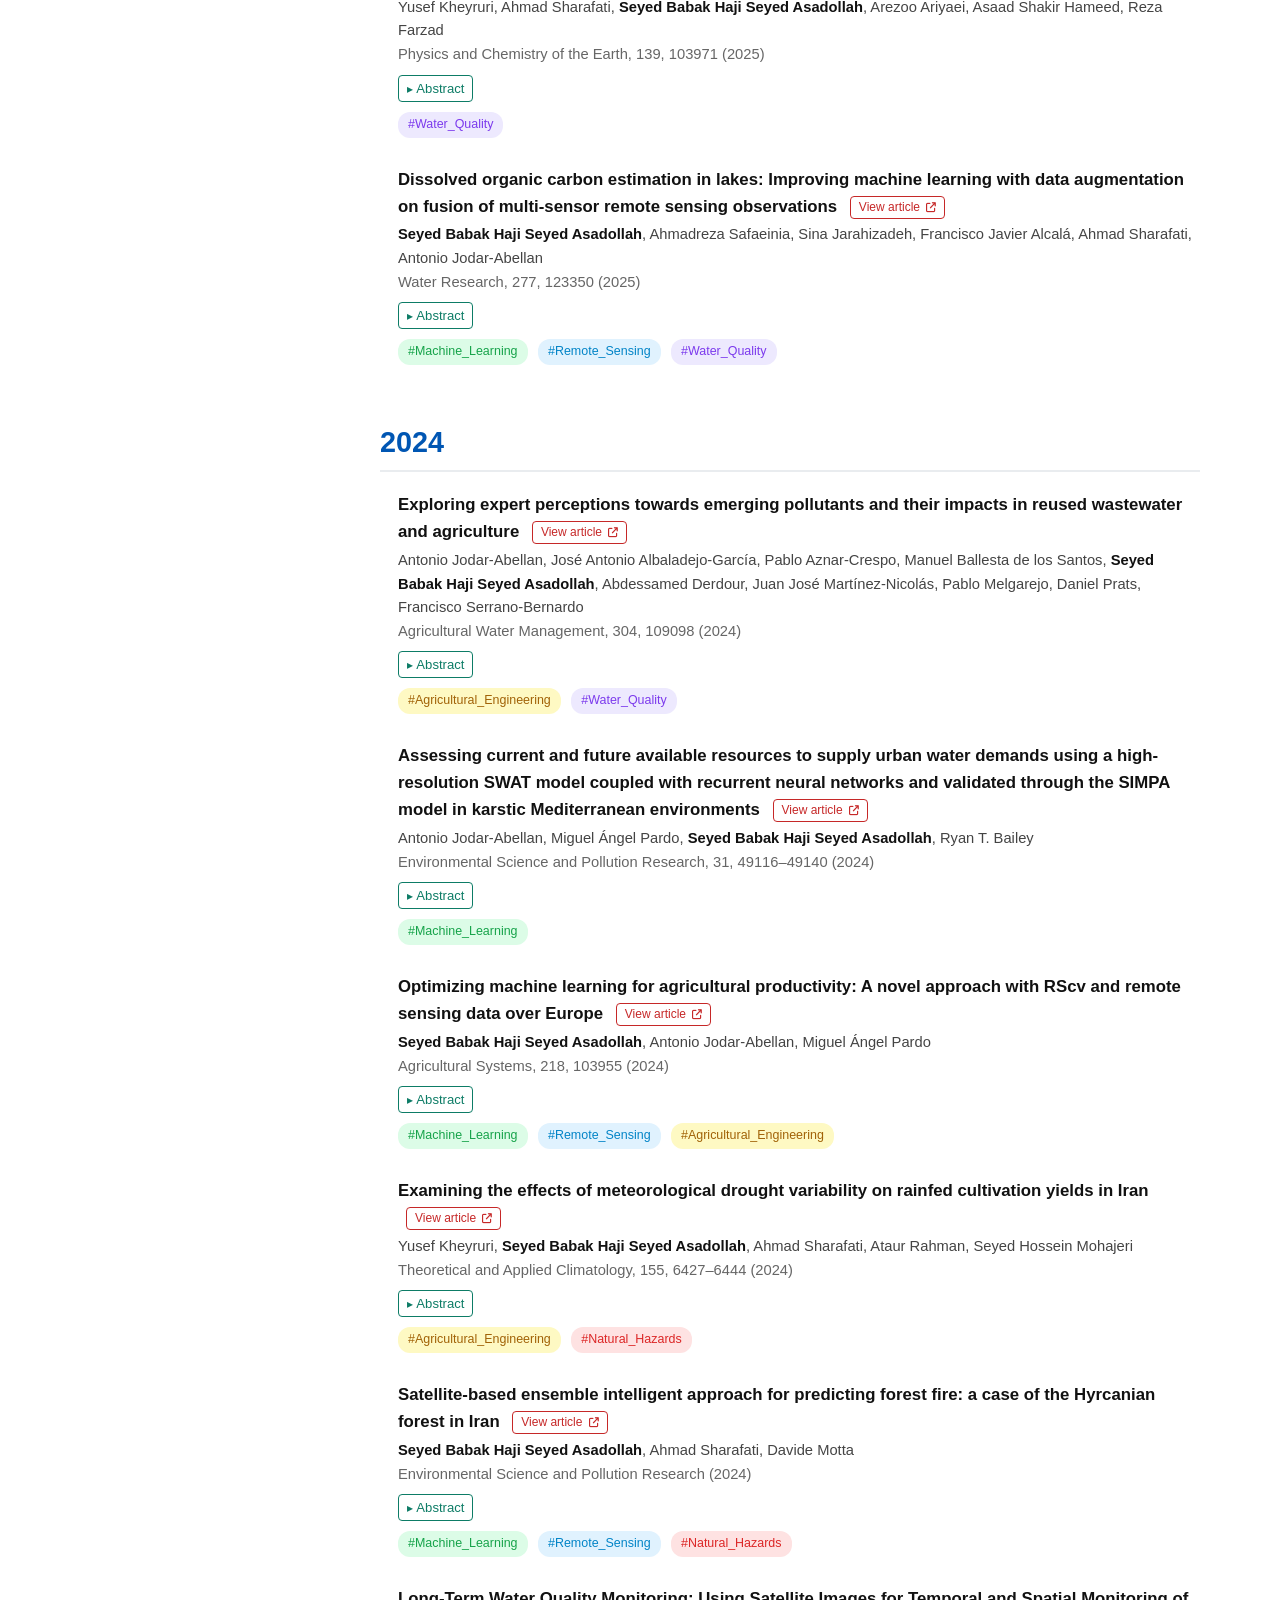
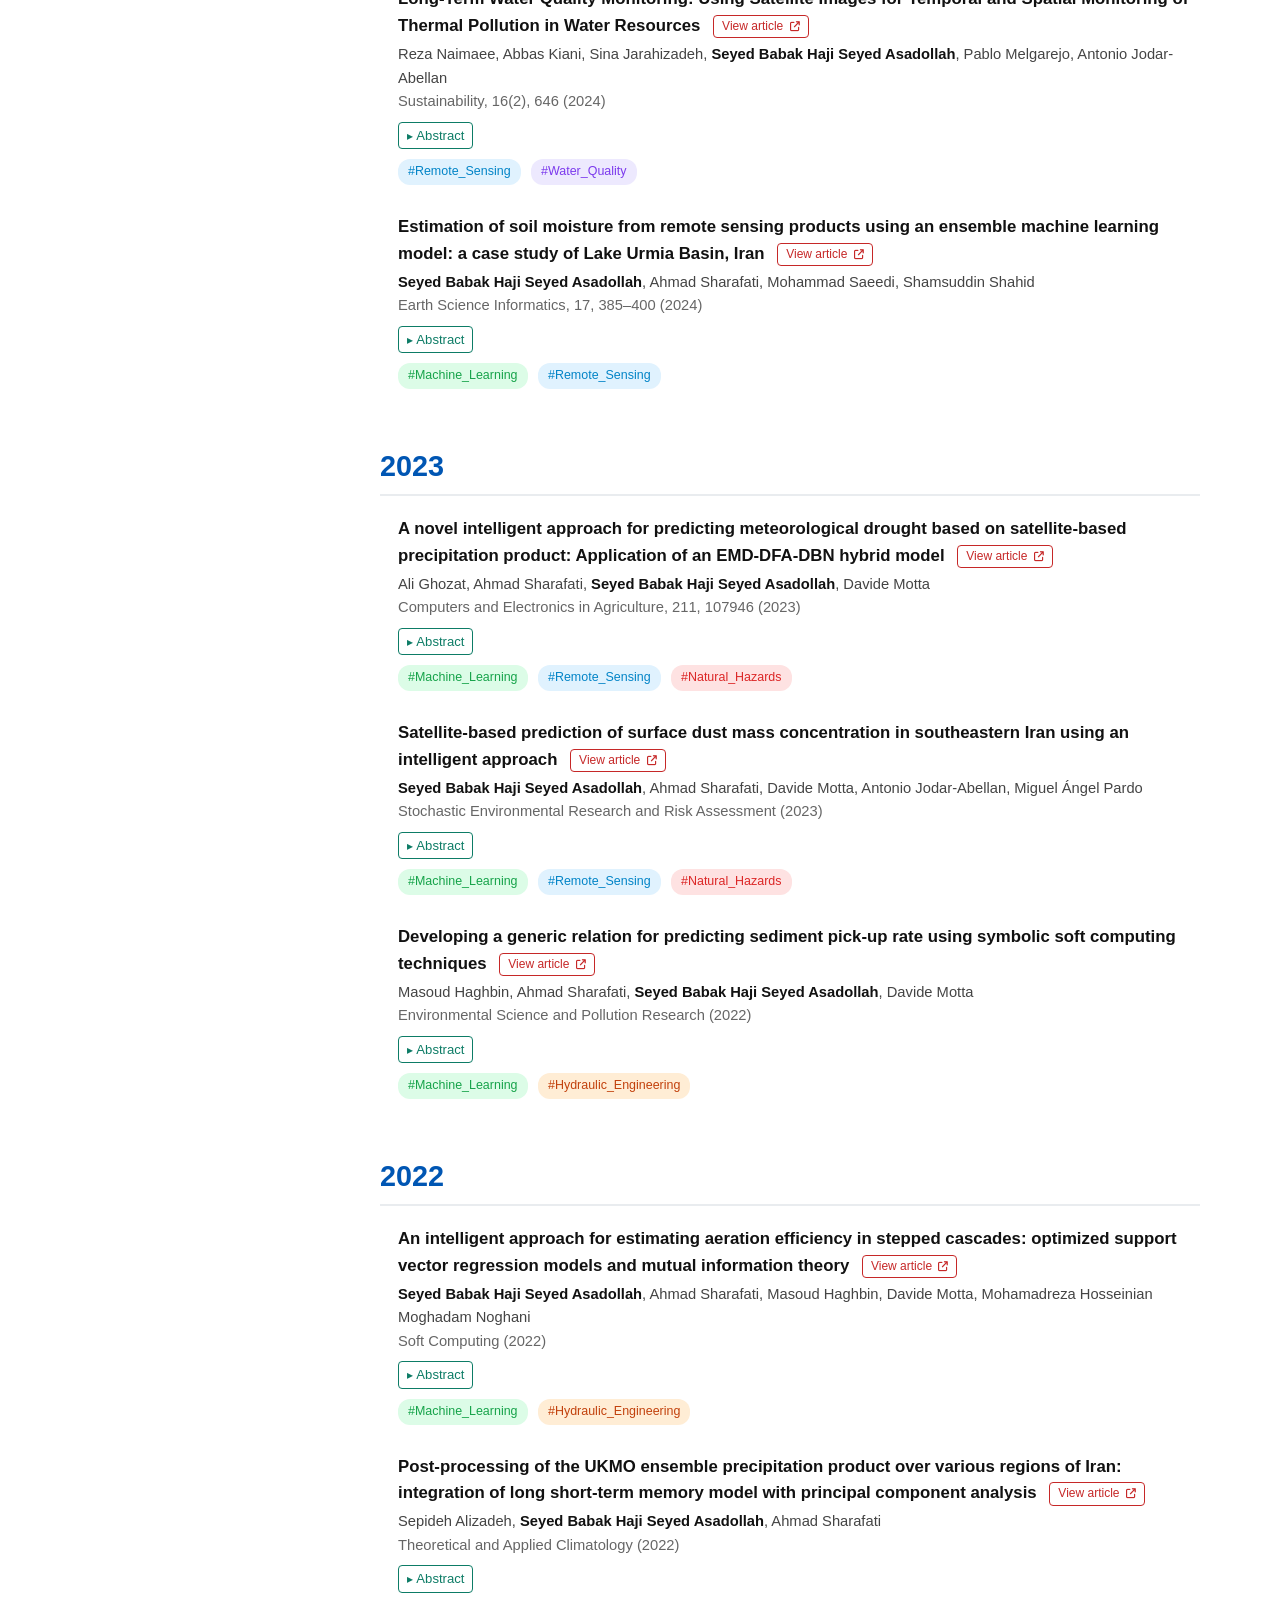
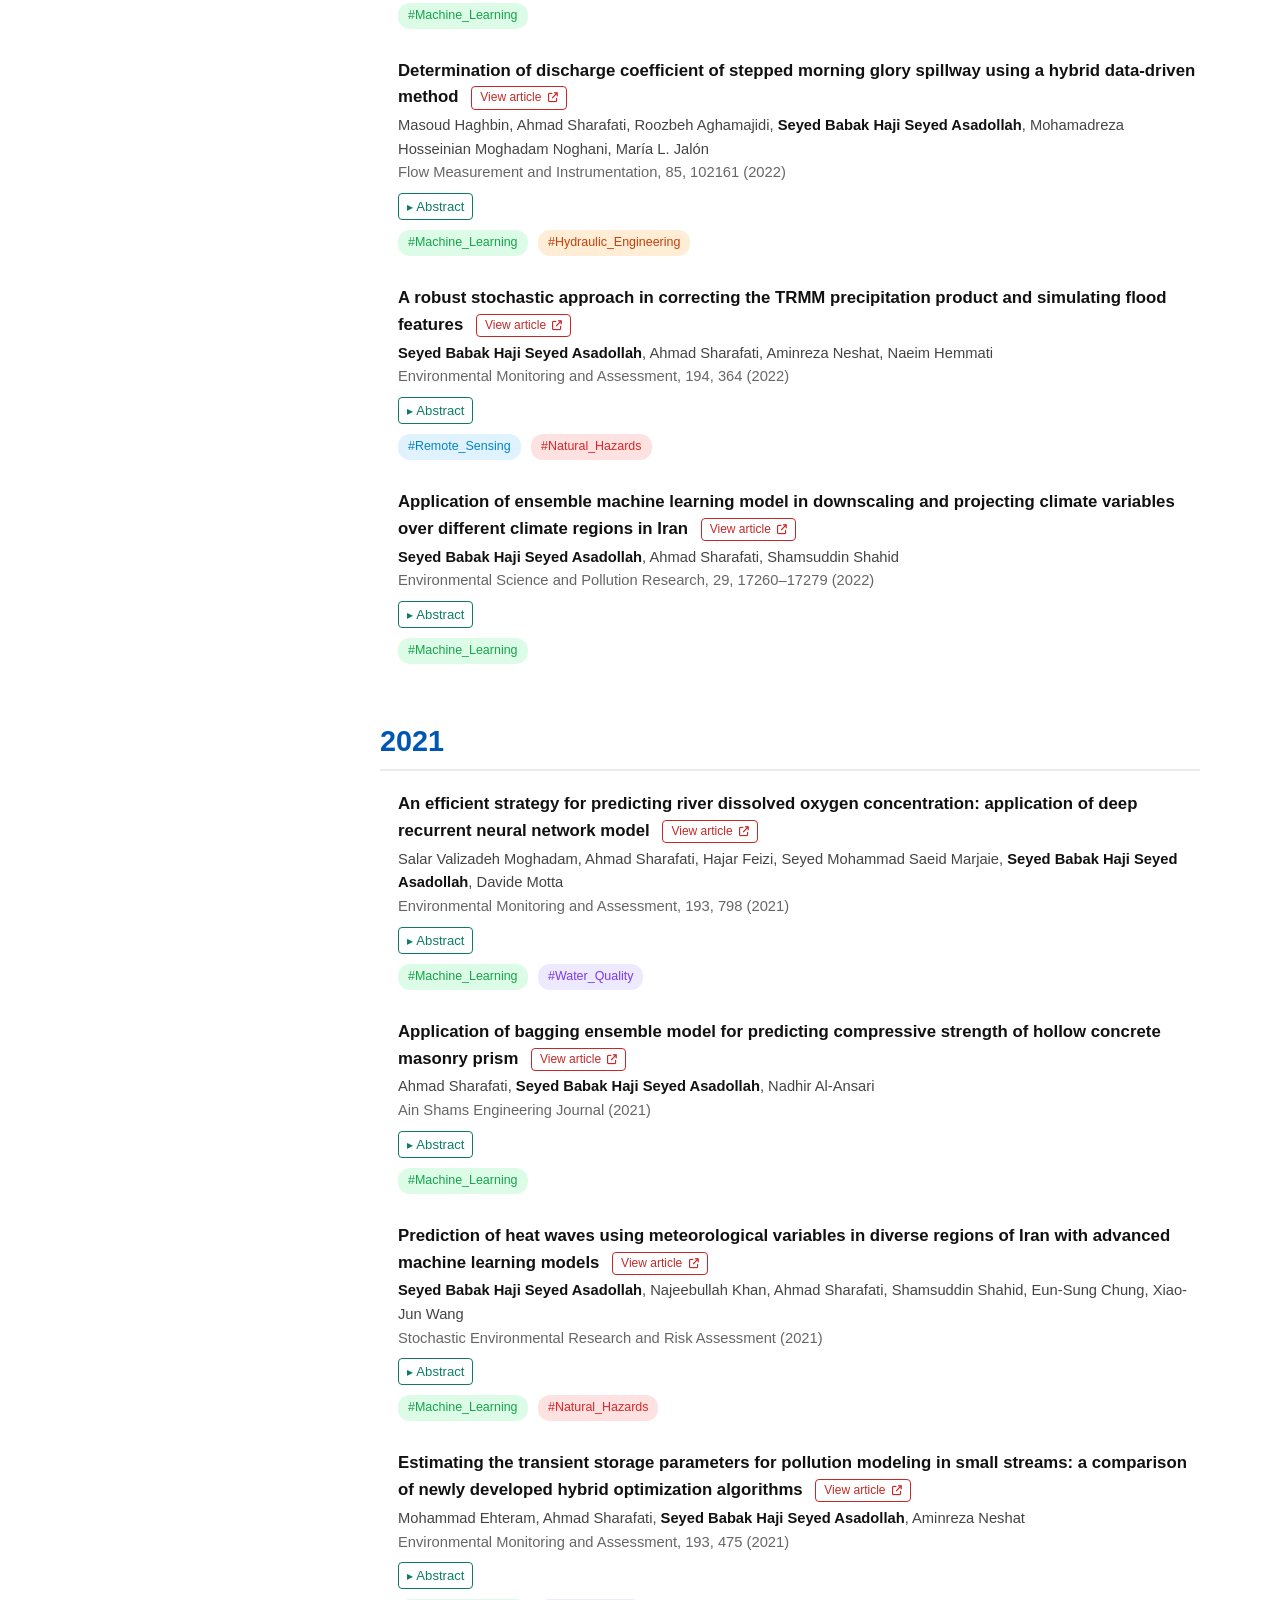
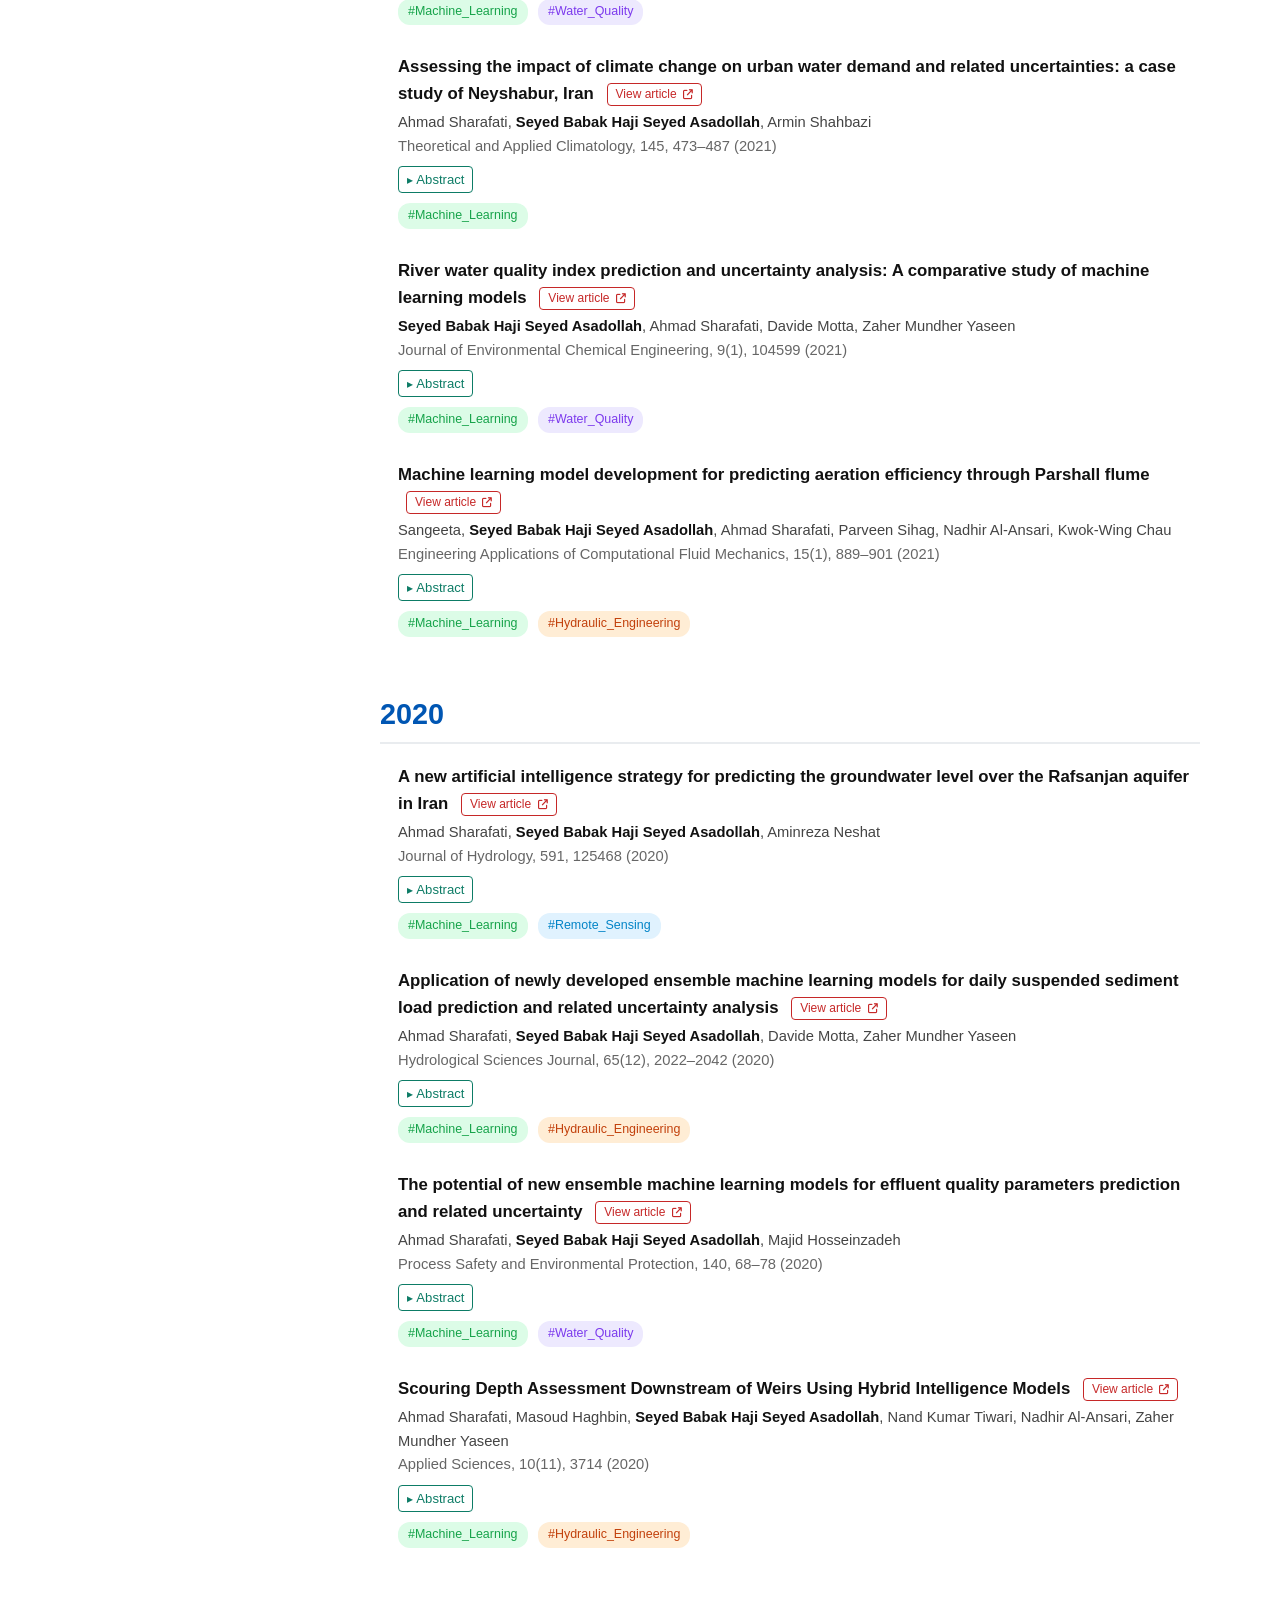
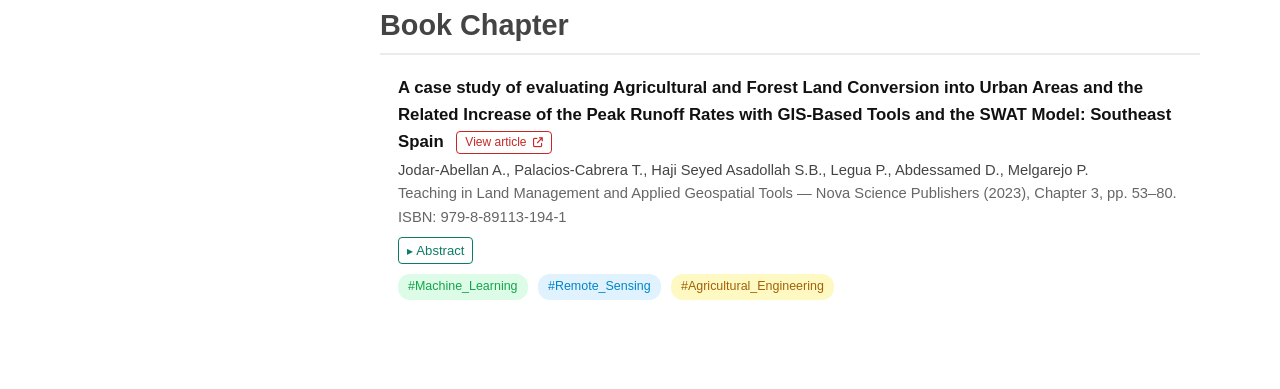
<file: publications.html>
<!DOCTYPE html>
<html lang="en">
<head>
    <meta charset="UTF-8">
    <meta name="viewport" content="width=device-width, initial-scale=1.0">
    <title>Babak Asadollah - Publications</title>
    <link rel="stylesheet" href="https://cdnjs.cloudflare.com/ajax/libs/font-awesome/6.5.1/css/all.min.css">
    <link rel="stylesheet" href="style.css">
</head>
<body>

<!-- ===== SIDEBAR (same on every page) ===== -->
<div class="sidebar">
    <img class="profile-pic" src="images/profile.jpg" alt="Babak Asadollah">
    <h2>Babak Asadollah</h2>
    <p>PhD Candidate</p>
    <p>Environmental Resources Engineering</p>
    <p>SUNY ESF</p>
    <ul class="nav-links">
            <li><a href="index.html">About Me</a></li>
            <li><a href="publications.html" class="active-link">Publications</a></li>
            <li><a href="presentations.html">Conference Participation</a></li>
            <li><a href="journey.html">My Academic Journey</a></li>
            <li><a href="certificates.html">Certificates &amp; Recognition</a></li>
    </ul>
    <div class="sidebar-icons">
        <a href="https://www.linkedin.com/in/babak-asadollah-27894521a/" target="_blank" title="LinkedIn"><i class="fa-brands fa-linkedin"></i></a>
        <a href="https://www.researchgate.net/profile/S_Babak_Hs_Asadollah" target="_blank" title="ResearchGate"><i class="fa-brands fa-researchgate"></i></a>
        <a href="https://scholar.google.com/citations?user=qmBKSu0AAAAJ&hl=en" target="_blank" title="Google Scholar"><i class="fa-brands fa-google-scholar"></i></a>
        <a href="mailto:babak.asadollah@gmail.com" title="Email"><i class="fa-solid fa-envelope"></i></a>
    </div>
</div>

<div class="main">
<div class="content-inner">

    <h1>Publications</h1>
    <p style="color:#555; margin-bottom:30px;">33 peer-reviewed journal articles &nbsp;&middot;&nbsp; 1 book chapter</p>

    <div class="filter-menu">
        <button class="filter-btn active" onclick="filterPapers('all', this)">Show All</button>
        <button class="filter-btn" onclick="filterPapers('rs', this)">#Remote_Sensing</button>
        <button class="filter-btn" onclick="filterPapers('ml', this)">#Machine_Learning</button>
        <button class="filter-btn" onclick="filterPapers('nh', this)">#Natural_Hazards</button>
        <button class="filter-btn" onclick="filterPapers('ag', this)">#Agricultural_Engineering</button>
        <button class="filter-btn" onclick="filterPapers('wq', this)">#Water_Quality</button>
        <button class="filter-btn" onclick="filterPapers('he', this)">#Hydraulic_Engineering</button>
    </div>

    <h2 class="year-header">2026</h2>

    <div class="publication ml rs ag">
        <div class="pub-title">SMART-Soil: Satellite-based machine learning approach for reliable tracking of soil moisture across CONUS <a class="pub-link" href="https://doi.org/10.1016/j.apsoil.2026.107201" target="_blank" rel="noopener">View article <i class="fa-solid fa-arrow-up-right-from-square"></i></a></div>
        <div class="pub-authors"><strong>Seyed Babak Haji Seyed Asadollah</strong>, Antonio Jodar-Abellan, Miguel &Aacute;ngel Pardo</div>
        <div class="pub-venue">Applied Soil Ecology, 225, 107201 (2026)</div>
        <details class="pub-abstract">
            <summary>Abstract</summary>
            <p>Estimation of daily soil moisture (SM) is crucial because it directly affects agricultural productivity, irrigation scheduling, and drought risk assessment. However, most existing satellite-based SM products suffer from two key limitations: (i) strong reliance on radar retrievals, which restricts temporal coverage to the post-2015 period and therefore prevents long-term historical analysis; and (ii) fine-resolution SM maps that are typically obtained via statistical or dynamical downscaling of coarse products, introducing systematic errors and scale-dependent biases. To overcome these limitations, this study proposes a novel framework that estimates daily SM at multiple depths using only land and atmospheric variables from the Moderate Resolution Imaging Spectroradiometer (MODIS). By fully bypassing radar-based inputs and avoiding downscaling of coarse-resolution SM products, our approach natively generates 1-km SM estimates extending back to the early 2000s, enabling consistent, long-term, high-resolution monitoring over the Contiguous United States (CONUS). This study aims to estimate SM in four different depths. The Light Gradient Boosting Machine (LightGBM) optimized with Covariance Matrix Adaptation Evolution Strategy (CMA-ES) was selected to perform the soil moisture estimation on 5, 10, 20 and 50 cm depths. While the increase in depth results in slight accuracy drops, the LightGBM-CMA-ES could perform an accurate estimation. Based on results and considering the surface and deepest soil layer, RMSE ranges from 0.029 to 0.037 m<sup>3</sup>/m<sup>3</sup> while the <i>R</i><sup>2</sup> spans from 0.86 to 0.79, respectively. Spatial analysis of estimations and their associated errors reveals that despite the models&rsquo; good estimation accuracy, soils with fine and coarse textures have respectively negative and positive biases. Temporal evaluation showed that the model can perfectly estimate monthly mean SM levels but has some evidence of under-estimation in modelling monthly maxima&rsquo;s specifically in spring months. Output of this estimation framework would be SM maps with MODIS&rsquo;s reference spatial resolution of 1 km, which enables better and more sustainable agricultural productivity, allows better water resources management and facilitates more efficient environmental monitoring and disaster risk management.</p>
            <div class="pub-keywords"><strong>Keywords:</strong> Multi-layer soil moisture estimation; Remote sensing; Feature optimization; Machine learning</div>
        </details>
        <div class="pub-tags">
            <span class="tag tag-ml">#Machine_Learning</span>
            <span class="tag tag-rs">#Remote_Sensing</span>
            <span class="tag tag-ag">#Agricultural_Engineering</span>
        </div>
    </div>

    <div class="publication ml rs nh">
        <div class="pub-title">Satellite-based heat Index estimatioN modEl (SHINE): An integrated machine learning approach for the conterminous United States <a class="pub-link" href="https://doi.org/10.1016/j.isprsjprs.2026.01.018" target="_blank" rel="noopener">View article <i class="fa-solid fa-arrow-up-right-from-square"></i></a></div>
        <div class="pub-authors"><strong>Seyed Babak Haji Seyed Asadollah</strong>, Giorgos Mountrakis, Stephen B. Shaw</div>
        <div class="pub-venue">ISPRS Journal of Photogrammetry and Remote Sensing, 233, 209&ndash;230 (2026)</div>
        <details class="pub-abstract">
            <summary>Abstract</summary>
            <p>The accelerating frequency, duration and intensity of extreme heat events demand accurate, spatially complete heat exposure metrics. Here, a modeling approach is presented for estimating the daily-maximum Heat Index (HI) at 1 km spatial resolution. Our study area covered the conterminous United States (CONUS) during the warm season (May to September) between 2003 and 2023. More than 4.6 million observations from approximately 2000 weather stations were paired with weather-related, geographical, land cover and historical climatic factors to develop the proposed Satellite-based Heat Index estimatioN modEl (SHINE). Selected explanatory variables at daily temporal intervals included reanalysis products from Modern-Era Retrospective analysis for Research and Applications (MERRA) and direct satellite products from the Moderate Resolution Imaging Spectroradiometer (MODIS) sensor.</p>
            <p>The most influential variables for HI estimation were the MERRA surface layer height and specific humidity products and the dual-pass MODIS daily land surface temperatures. These were followed by land cover products capturing water and forest presence, historical norms of wind speed and maximum temperature, elevation information and the corresponding day of year. An Extreme Gradient Boosting (XGBoost) regressor trained with spatial cross-validation explained 93 % of the variance (<i>R</i><sup>2</sup> = 0.93) and attained a Root Mean Square Error (RMSE) of 1.9&deg;C and a Mean Absolute Error (MAE) of 1.4&deg;C. Comparison of alternative configurations showed that while a MERRA-only model provided slightly higher accuracy (RMSE of 1.8&deg;C), its coarse resolution failed to capture fine-scale heat variations. Conversely, a MODIS-only model offered kilometer-scale spatial resolution but with higher estimation errors (RMSE of 2.9&deg;C). Integrating both MERRA and MODIS sources enabled SHINE to maintain spatial detail and preserved accuracy, underscoring the complementary strengths of reanalysis and satellite products. SHINE also demonstrated resistance to missing MODIS LST observations due to clouds as the additional RMSE error was approximately 0.5&deg;C in the worst case of missing both morning and afternoon MODIS land surface temperature observations. Spatial error analysis revealed &lt;1.7&deg;C RMSE in arid and Mediterranean zones but larger, more heterogeneous errors in the humid Midwest and High Plains. From the policy perspective and considering the HI operational range for public-health heat effects, the proposed SHINE approach outperformed typically used proxies, such as land surface and air temperature. The resulting 1 km daily HI estimations can potentially be used as the foundation of the first wall-to-wall, multi-decadal, high resolution heat dataset for CONUS and offer actionable information for public-health heat studies, energy-demand forecasting and environmental-justice implications.</p>
            <div class="pub-keywords"><strong>Keywords:</strong> Heat index; Air temperature; Land surface temperature; MERRA-2; Extreme heat events</div>
        </details>
        <div class="pub-tags">
            <span class="tag tag-ml">#Machine_Learning</span>
            <span class="tag tag-rs">#Remote_Sensing</span>
            <span class="tag tag-nh">#Natural_Hazards</span>
        </div>
    </div>

    <div class="publication ml rs ag">
        <div class="pub-title">Climate-responsive crop forecasting: an EEMD-LSTM fusion approach for improved strategic crop yield simulation <a class="pub-link" href="https://doi.org/10.1007/s11600-025-01764-6" target="_blank" rel="noopener">View article <i class="fa-solid fa-arrow-up-right-from-square"></i></a></div>
        <div class="pub-authors"><strong>Seyed Babak Haji Seyed Asadollah</strong>, Yusef Kheyruri, Ahmad Sharafati, Asaad Shakir Hameed</div>
        <div class="pub-venue">Acta Geophysica, 74, 42 (2026)</div>
        <details class="pub-abstract">
            <summary>Abstract</summary>
            <p>Predicting crop yield is complex due to its dependence on multiple meteorological variables. Remote sensing (RS) has become the prime source of climate parameters due to detailed spatial and temporal resolutions; however, its product needs further quality enhancement due to associated errors. The primary aim of this study is to incorporate the EEMD, as a signal modification technique, with the LSTM model, aiming to anticipate crop yield of four strategic crops, namely barley, lentils, pea, and wheat in all provinces of Iran. The annual crop yield of these crops was extracted from Iran&rsquo;s Ministry of Agriculture data over 15 years, spanning from 2005 to 2020. In the context of EEMD-LSTM prediction, four influential climate parameters, including minimum and maximum temperature, precipitation, and the SPEI, were considered as the input variables. The analysis shows that applying EEMD generally enhances the predictive performance of the LSTM model for most agricultural products. For barley, lentils, and peas, EEMD substantially improves accuracy compared with the baseline model. Although its impact on wheat is not statistically significant, EEMD still reduces RMSE by approximately 42%. For lentils, the method yields notable improvements, with reductions of 15.7, 13.8, and 8% in MAE, RMSE, and PCC, respectively. Additionally, when noisy wheat data are removed, the error distribution slightly increases, indicating that wheat exhibits the least improvement among all evaluated crops. The spatial assessment reveals clear geographic differences in the effectiveness of EEMD. The method substantially reduces prediction errors for barley in the northwestern region. A similar, though smaller, improvement is observed for lentils in the same area. Conversely, EEMD increases prediction errors for chickpea production in both the northwest and eastern regions, highlighting strong spatial variability in the model&rsquo;s performance across the study area. The utilization of EEMD, as a noise removal tool, evidently leads to a reduction in model errors and a notable enhancement in the performance of the estimation model. The findings of this study can be utilized in the development of food security policies and enhancement of agricultural product performance across various locations, ultimately increasing productivity.</p>
            <div class="pub-keywords"><strong>Keywords:</strong> EEMD-LSTM; Crop yield prediction; Remote sensing; Agricultural productivity; Deep learning in agriculture</div>
        </details>
        <div class="pub-tags">
            <span class="tag tag-ml">#Machine_Learning</span>
            <span class="tag tag-rs">#Remote_Sensing</span>
            <span class="tag tag-ag">#Agricultural_Engineering</span>
        </div>
    </div>

    <!-- ==================== 2025 ==================== -->
    <h2 class="year-header">2025</h2>

    <div class="publication ml wq">
        <div class="pub-title">A hybrid EMD-DFA&ndash;LSTM&ndash;MOOTLBO model for accurate water quality index prediction <a class="pub-link" href="https://doi.org/10.1016/j.jwpe.2025.108558" target="_blank" rel="noopener">View article <i class="fa-solid fa-arrow-up-right-from-square"></i></a></div>
        <div class="pub-authors">Arezoo Ariyaei, Yusef Kheyruri, Siyamak Doroudi, Ahmad Sharafati, Asaad Shakir Hameed, Ali Ghozat, <strong>Seyed Babak Haji Seyed Asadollah</strong></div>
        <div class="pub-venue">Journal of Water Process Engineering, 77, 108558 (2025)</div>
        <details class="pub-abstract">
            <summary>Abstract</summary>
            <p>The Water Quality Index (WQI) is a quantitative methodology that evaluates water quality by integrating various chemical concentration measurements. The calculation of the Water Quality Index (WQI) enhances the analysis of water chemistry; however, its application to analyzing large-scale samples demonstrates significant computational inefficiency. In this study, a novel hybrid deep learning model is proposed that simultaneously enhances the WQI&rsquo;s computational efficiency and prediction accuracy. The hybrid model initially eliminates noise from time-series data by integrating Empirical Mode Decomposition (EMD) with Detrended Fluctuation Analysis (DFA) signal processing techniques. Furthermore, a Multi-Objective Observer&ndash;Teacher&ndash;Learner-Based Optimization (MOOTLBO) is used to simultaneously tune the LSTM model&rsquo;s parameters and select the best features. The proposed method is developed in the study area covering the Illinois River in Illinois, USA, using eight water quality parameters (chlorophyll, Phycocyanin, Turbidity, Temperature, SC, DO, pH, and Nitrate nitrite) from 2014 to 2025. Four models, namely LSTM, EMD-DFA-LSTM, LSTM-MOOTLBO, and the proposed hybrid EMD-DFA-LSTM-MOOTLBO model, are compared based on the prediction performance and error distributions. The results indicate that the suggested model outperformed others, achieving a correlation coefficient (CC) of 0.980, the lowest error values (RMSE = 16.965, PBIS = &minus;4.353), and the highest Nash-Sutcliffe efficiency index (NSE = 0.948). Findings demonstrate that the proposed hybrid model was able to increase the WQI prediction accuracy by nearly 190 % compared to the classic LSTM model as the benchmark model. This innovative framework significantly reinterprets traditional viewpoints regarding the applications of machine learning within the domain of water resources management. It achieves this by introducing a dependable and efficient methodology for predicting Water Quality Index (WQI), which enhances the overall understanding and effectiveness of water quality assessments and management strategies.</p>
            <div class="pub-keywords"><strong>Keywords:</strong> Empirical mode decomposition; Long short-term memory; Multi-objective optimization; Selection feature; Water quality index</div>
        </details>
        <div class="pub-tags">
            <span class="tag tag-ml">#Machine_Learning</span>
            <span class="tag tag-wq">#Water_Quality</span>
        </div>
    </div>

    <!-- #31 Monocular depth estimation -->
    <div class="publication ml rs">
        <div class="pub-title">Enhanced monocular depth estimation using novel scale-invariant Error Structure Similarity Index measure optimization in Convolutional Neural Network architecture <a class="pub-link" href="https://doi.org/10.1016/j.jvcir.2025.104531" target="_blank" rel="noopener">View article <i class="fa-solid fa-arrow-up-right-from-square"></i></a></div>
        <div class="pub-authors">Hemmati E., Jarahizadeh S., Aghabalaei A., &amp; <strong>Seyed Babak Haji Seyed Asadollah</strong></div>
        <div class="pub-venue">Journal of Visual Communication and Image Representation</div>
        <details class="pub-abstract">
            <summary>Abstract</summary>
            <p>Monocular depth estimation is a fundamental task in computer vision with applications in autonomous systems and environmental mapping. This study proposes a novel Convolutional Neural Network (CNN) architecture optimized using a scale-invariant Error Structure Similarity Index Measure (ESSIM). The approach improves depth prediction accuracy by better capturing structural similarity at multiple scales, demonstrating superior performance over existing methods on standard benchmark datasets.</p>
        </details>
        <div class="pub-tags">
            <span class="tag tag-ml">#Machine_Learning</span>
            <span class="tag tag-rs">#Remote_Sensing</span>
        </div>
    </div>

    <div class="publication wq">
        <div class="pub-title">Evaluating water quality using the Geographical Detector Model in Hong Kong <a class="pub-link" href="https://doi.org/10.1016/j.pce.2025.103971" target="_blank" rel="noopener">View article <i class="fa-solid fa-arrow-up-right-from-square"></i></a></div>
        <div class="pub-authors">Yusef Kheyruri, Ahmad Sharafati, <strong>Seyed Babak Haji Seyed Asadollah</strong>, Arezoo Ariyaei, Asaad Shakir Hameed, Reza Farzad</div>
        <div class="pub-venue">Physics and Chemistry of the Earth, 139, 103971 (2025)</div>
        <details class="pub-abstract">
            <summary>Abstract</summary>
            <p>Assessing water quality is one of the most important fields in water resources management and environmental science. In this context, physical and chemical water parameters, including Water Temperature (WT), pH, Salinity (SAL), Dissolved Oxygen (DO), and concentrations of trace elements like iron (Fe), aluminum (Al), and barium (Ba) play a crucial role in evaluating water quality. The Geographical Detector Model (GDM) is a powerful statistical tool that can be used to analyze and predict the impact of these parameters on water quality by examining variance and data heterogeneity. A notable advantage of GDM is that it can also effectively analyze the relationship between physical and chemical parameters. In this study, we used GDM to analyze 7 physical and 16 chemical parameters that influence the Water Quality Index (WQI), considering both their individual effects and interactions in all rivers of Hong Kong. The findings showed that Suspended Solids (SS) had the greatest impact among physical parameters (0.45) on WQI, while Total Phosphorus (TP) was the most impactful chemical parameter (0.85). Additionally, the results revealed that Turbidity (TUR) and Conductivity (CON) showed the strongest positive interaction among physical parameters (0.93), while the highest interaction among chemical parameters was observed between Al and TP (0.92). Generally, the study suggested that chemical parameters had a greater influence on WQI compared to physical parameters. In other words, WQI showed greater susceptibility to chemical parameter variations.</p>
            <div class="pub-keywords"><strong>Keywords:</strong> Geographical detector model; Water quality index; Physical and chemical parameters; Environmental data analysis</div>
        </details>
        <div class="pub-tags">
            <span class="tag tag-wq">#Water_Quality</span>
        </div>
    </div>

    <div class="publication ml rs wq">
        <div class="pub-title">Dissolved organic carbon estimation in lakes: Improving machine learning with data augmentation on fusion of multi-sensor remote sensing observations <a class="pub-link" href="https://doi.org/10.1016/j.watres.2025.123350" target="_blank" rel="noopener">View article <i class="fa-solid fa-arrow-up-right-from-square"></i></a></div>
        <div class="pub-authors"><strong>Seyed Babak Haji Seyed Asadollah</strong>, Ahmadreza Safaeinia, Sina Jarahizadeh, Francisco Javier Alcal&aacute;, Ahmad Sharafati, Antonio Jodar-Abellan</div>
        <div class="pub-venue">Water Research, 277, 123350 (2025)</div>
        <details class="pub-abstract">
            <summary>Abstract</summary>
            <p>This paper presents a novel approach for estimating Dissolved Organic Carbon (DOC) concentrations in lakes considering both carbon sources and sink operators. Despite the critical role of DOC, the combined application of machine learning, as a robust predictor, and remote sensing technology, which reduces costly and time-intensive in-situ sampling, has been underexplored in DOC research. Focusing on lakes over the states of New York, Vermont and Maine (United States, U.S.), this study integrates in-situ DOC measurements with surface reflectance bands obtained from Landsat satellites between 2000 and 2020. Using these bands as inputs of the Random Forest (RF) predictive model, the introduced methodology aims to explore the ability of remote sensing data for large-scale DOC simulation. Initial results indicate low accuracy metrics and significant under-estimation due to the imbalance distribution of DOC samples. Statistical analysis showed that the mean DOC concentration was 5.37&plusmn;3.37 mg/L (mean&plusmn;one standard deviation), with peak up to 25 mg/L. A highly skewed distribution of chemical components towards the lower ranges can lead to model misrepresentation of extreme and hazardous events, as they are clouded by unimportant events due to significantly lower occurrence rates. To address this issue, the Synthetic Minority Over-sampling Technique (SMOTE) was applied as a key innovation, generating synthetic samples that enhance RF accuracy and reduce the associated errors. Fusion of in-situ and remote sensing data, combined with machine learning and data augmentation, significantly enhances DOC estimation accuracy, especially in high concentration ranges which are critical for environmental health. With prediction metrics of RMSE = 1.75, MAE = 1.09, and <i>R</i><sup>2</sup> = 0.74, RF-SMOTE significantly improve the metrics obtained from stand-alone RF, particularly in estimating high DOC concentrations. Considering the product spatial resolution of 30 m, the model&rsquo;s output provides potential revenue for global application in lake monitoring, even in remote regions where direct sampling is limited. This novel fusion of remote sensing, machine learning and data augmentation offers valuable insights for water quality management and understanding carbon cycling in aquatic ecosystems.</p>
            <div class="pub-keywords"><strong>Keywords:</strong> Dissolved organic carbon; Lakes; Random forest; Data augmentation; Landsat; United States</div>
        </details>
        <div class="pub-tags">
            <span class="tag tag-ml">#Machine_Learning</span>
            <span class="tag tag-rs">#Remote_Sensing</span>
            <span class="tag tag-wq">#Water_Quality</span>
        </div>
    </div>

    <!-- ==================== 2024 ==================== -->
    <h2 class="year-header">2024</h2>

    <div class="publication ag wq">
        <div class="pub-title">Exploring expert perceptions towards emerging pollutants and their impacts in reused wastewater and agriculture <a class="pub-link" href="https://doi.org/10.1016/j.agwat.2024.109098" target="_blank" rel="noopener">View article <i class="fa-solid fa-arrow-up-right-from-square"></i></a></div>
        <div class="pub-authors">Antonio Jodar-Abellan, Jos&eacute; Antonio Albaladejo-Garc&iacute;a, Pablo Aznar-Crespo, Manuel Ballesta de los Santos, <strong>Seyed Babak Haji Seyed Asadollah</strong>, Abdessamed Derdour, Juan Jos&eacute; Mart&iacute;nez-Nicol&aacute;s, Pablo Melgarejo, Daniel Prats, Francisco Serrano-Bernardo</div>
        <div class="pub-venue">Agricultural Water Management, 304, 109098 (2024)</div>
        <details class="pub-abstract">
            <summary>Abstract</summary>
            <p>Water sustainability involves several natural and human spheres conditioning the availability and quality of water resources and life conservation. Regarding water quality, currently emerging pollutants (EPs) are a key topic at global scale since they are difficult to remove by traditional water treatment systems. In this context, this work aims to evaluate experts&rsquo; perception of several EPs issues with a special focus on semi-arid Mediterranean areas where EPs are negatively impacting water, environmental, and agricultural systems as, in these areas, effluents from water treatment plants are widely reused in the irrigation of crops, urban gardens, and golf courses or directly discharged on natural streams. Particularly, a detailed survey composed of questions about EPs regulation, risk insight, equipment, social and economic impacts, was performed collecting 437 responses. Main results suggested that EPs existence may pose a significant risk and a destabilizing factor in wastewater reuse, with negative impacts to crop irrigation, being managers the class with more concern followed by scientifics and administratives. New EPs regulations raises uncertainty amongst experts since 29 % considered positive its creation, while 20 % estimated this fact as regular and 14 % as negative. As well, although the combination of technologies to improve EPs removal generated agreement, aspects like the treatment charges at water treatment plants or the price/bill of EPs-free water were features of ambiguity. Within EPs elimination, the three expert groups highlighted that technologies impacts in the sustainability spheres will be positive on public health (87 % of responses), social trust (75 %), and environmental sustainability (76 %). Likewise, 88 % of experts concurred that the future of wastewater reuse relies on a combination of technologies. These findings offer valuable information to water legislators and policymakers to manage water resources, especially in semi-arid areas due to the final use of treated effluents and, therefore, the great implications for agriculture, environment and human health.</p>
            <div class="pub-keywords"><strong>Keywords:</strong> Expert surveys; Water pollution; Crop irrigation; Wastewater reclaim; Water management; Semi-arid Mediterranean areas</div>
        </details>
        <div class="pub-tags">
            <span class="tag tag-ag">#Agricultural_Engineering</span>
            <span class="tag tag-wq">#Water_Quality</span>
        </div>
    </div>

    <div class="publication ml">
        <div class="pub-title">Assessing current and future available resources to supply urban water demands using a high-resolution SWAT model coupled with recurrent neural networks and validated through the SIMPA model in karstic Mediterranean environments <a class="pub-link" href="https://doi.org/10.1007/s11356-024-34404-5" target="_blank" rel="noopener">View article <i class="fa-solid fa-arrow-up-right-from-square"></i></a></div>
        <div class="pub-authors">Antonio Jodar-Abellan, Miguel &Aacute;ngel Pardo, <strong>Seyed Babak Haji Seyed Asadollah</strong>, Ryan T. Bailey</div>
        <div class="pub-venue">Environmental Science and Pollution Research, 31, 49116&ndash;49140 (2024)</div>
        <details class="pub-abstract">
            <summary>Abstract</summary>
            <p>Hydrological simulation in karstic areas is a hard task due to the intrinsic intricacy of these environments and the common lack of data related to their geometry. Hydrological dynamics of karstic sites in Mediterranean semiarid regions are difficult to be modelled mathematically owing to the existence of short wet episodes and long dry periods. In this paper, the suitability of an open-source SWAT method was checked to estimate the comportment of a karstic catchment in a Mediterranean semiarid domain (southeast of Spain), which wet and dry periods were evaluated using box-whisker plots and self-developed wavelet test. A novel expression of the Nash&ndash;Sutcliffe index for arid areas (ANSE) was considered through the calibration and validation of SWAT. Both steps were completed with 20- and 10-year discharge records of stream (1996&ndash;2015 to calibrate the model as this period depicts minimum gaps and 1985&ndash;1995 to validate it). Further, SWAT assessments were made with records of groundwater discharge and relating SWAT outputs with the SIMPA method, the Spain&rsquo;s national hydrological tool. These methods, along with recurrent neural network algorithms, were utilised to examine current and predicted water resources available to supply urban demands considering also groundwater abstractions from aquifers and the related exploitation index. According to the results, SWAT achieved a &ldquo;very good&rdquo; statistical performance (with ANSE of 0.96 and 0.78 in calibration and validation). Spatial distributions of the main hydrological processes, as surface runoff, evapotranspiration and aquifer recharge, were studied with SWAT and SIMPA obtaining similar results over the period with registers (1980&ndash;2016). During this period, the decreasing trend of rainfalls, characterised by short wet periods and long dry periods, has generated a progressive reduction of groundwater recharge. According to algorithms prediction (until 2050), this declining trend will continue reducing groundwater available to meet urban demands and increasing the exploitation index of aquifers. These results offer valuable information to authorities for assessing water accessibility and to provide water demands in karstic areas.</p>
            <div class="pub-keywords"><strong>Keywords:</strong> Hydrological modelling; Wavelet analysis; Groundwater exploitation; Deep learning algorithms; Semiarid karstic watersheds</div>
        </details>
        <div class="pub-tags">
            <span class="tag tag-ml">#Machine_Learning</span>
        </div>
    </div>

    <div class="publication ml rs ag">
        <div class="pub-title">Optimizing machine learning for agricultural productivity: A novel approach with RScv and remote sensing data over Europe <a class="pub-link" href="https://doi.org/10.1016/j.agsy.2024.103955" target="_blank" rel="noopener">View article <i class="fa-solid fa-arrow-up-right-from-square"></i></a></div>
        <div class="pub-authors"><strong>Seyed Babak Haji Seyed Asadollah</strong>, Antonio Jodar-Abellan, Miguel &Aacute;ngel Pardo</div>
        <div class="pub-venue">Agricultural Systems, 218, 103955 (2024)</div>
        <details class="pub-abstract">
            <summary>Abstract</summary>
            <p><strong>Context:</strong> Accurate estimating of crop yield is crucial for developing effective global food security strategies which can lead to reduce of hunger and more sustainable development. However, predicting crop yields is a complex task as it requires frequent monitoring of many weather and socio-economic factors over an extended period. Satellite remote sensing products have become a reliable source for climate-based variables. They are easier to obtain and provide detailed spatial and temporal coverage.</p>
            <p><strong>Objective:</strong> The aim of this study is to assess the effectiveness of implement a novel optimization algorithm, called Randomized Search cross validation (RScv), on various machine learning algorithms and measure the prediction accuracy enhancement.</p>
            <p><strong>Methods:</strong> Annual yields of four crops (Barley, Oats, Rye, and Wheat) were predicted across 20 European countries for 20 years (2000&ndash;2019). Two NASA missions, namely GPCP and GLDAS satellites, provided us with climate- and soil-based input variables. Those variables were employed as the input of four ensemble Machine Learning (ML) algorithms (Ada-Boost (AB), Gradient Boost (GB), Random Forest (RF) and Extra Tree (ET)) which are faster and more adoptable compare to classic AI algorithms.</p>
            <p><!-- TODO: paste the RESULTS and CONCLUSIONS sections of the abstract here (they were cut off in the screenshot) --></p>
            <div class="pub-keywords"><strong>Keywords:</strong> Crop yield; Remote sensing; Machine learning; Randomized search; Agricultural prediction</div>
        </details>
        <div class="pub-tags">
            <span class="tag tag-ml">#Machine_Learning</span>
            <span class="tag tag-rs">#Remote_Sensing</span>
            <span class="tag tag-ag">#Agricultural_Engineering</span>
        </div>
    </div>

    <div class="publication ag nh">
        <div class="pub-title">Examining the effects of meteorological drought variability on rainfed cultivation yields in Iran <a class="pub-link" href="https://doi.org/10.1007/s00704-024-05013-6" target="_blank" rel="noopener">View article <i class="fa-solid fa-arrow-up-right-from-square"></i></a></div>
        <div class="pub-authors">Yusef Kheyruri, <strong>Seyed Babak Haji Seyed Asadollah</strong>, Ahmad Sharafati, Ataur Rahman, Seyed Hossein Mohajeri</div>
        <div class="pub-venue">Theoretical and Applied Climatology, 155, 6427&ndash;6444 (2024)</div>
        <details class="pub-abstract">
            <summary>Abstract</summary>
            <p>The economy and welfare of Iranians are heavily reliant on crops, thus the detrimental effects of drought on crops can have far-reaching consequences for society. In this research, we evaluated the occurrence of meteorological drought and its consequential effect on crop yield (barley, lentils, chickpea, and wheat) in rainfed cultivation within diverse regions of Iran from 2006 to 2020. The results demonstrate that a severe drought affected the majority of regions in Iran in both 2007 and 2016&ndash;2017, resulting in a negative impact on crop yields specifically in regions R1 and R4. The findings from the analysis of crop performance using the SYRS index indicated that in the year 2007, there were significant losses observed in rainfed crops. Furthermore, the regions exhibiting values of &minus;2.38 and &minus;2.35 within the barley crop are the regions characterized by the most significant decline in yield. In 2008, the highest losses in chickpea production were observed in the region R8, with a value of &minus;2.08. Lentils have recorded the highest casualties in the regions of R3 and R7, with &minus;2.71 and &minus;2.65 respectively. From 2007 to 2012, there has been a decline in wheat yield, with R4 experiencing higher losses compared to other regions. Based on the findings of SYRS, it can be concluded that wheat and chickpeas experience greater losses compared to lentils and barley. A study investigating the effect of climatic parameters and drought on rainfed crop yield found that rainfall had a greater influence on the yield of most crops. Moreover, the yield of barley is more significantly influenced by drought compared to other crops in 3 and 7 regions. The findings derived from this research can inform the implementation of suitable measures to address future drought challenges in regions susceptible to drought and regions crucial for agricultural production.</p>
            <div class="pub-keywords"><strong>Keywords:</strong> Meteorological drought; Rainfed cultivated; Crop yield; SYRS</div>
        </details>
        <div class="pub-tags">
            <span class="tag tag-ag">#Agricultural_Engineering</span>
            <span class="tag tag-nh">#Natural_Hazards</span>
        </div>
    </div>

    <div class="publication ml rs nh">
        <div class="pub-title">Satellite-based ensemble intelligent approach for predicting forest fire: a case of the Hyrcanian forest in Iran <a class="pub-link" href="https://doi.org/10.1007/s11356-024-32615-4" target="_blank" rel="noopener">View article <i class="fa-solid fa-arrow-up-right-from-square"></i></a></div>
        <div class="pub-authors"><strong>Seyed Babak Haji Seyed Asadollah</strong>, Ahmad Sharafati, Davide Motta</div>
        <div class="pub-venue">Environmental Science and Pollution Research (2024)</div>
        <details class="pub-abstract">
            <summary>Abstract</summary>
            <p>A machine learning-based approach is applied to simulate and forecast forest fires in the Golestan province in Iran. A dataset for no-fire, medium confidence (MC) fire events, and high confidence (HC) fire events is constructed from MODIS-MOD14A2. Nine climate variables from NASA&rsquo;s FLDAS are used as input variables, and 12 dates and 915 study points are considered. Three machine learning ensemble multi-label classifiers, gradient boosting (GBC), random forest (RFC), and extremely randomized tree (ETC), are used for forest fire simulation for the period 2000 to 2021, and ETC is found to be the most accurate classifier. Future fire projection for the near-future period of 2030 to 2050 is carried out with the ETC model, using CMIP6 EC-Earth3-SSP245 General Circulation Model (GCM) data. It is projected that MC forest fire occurrences will decrease, while HC forest fire occurrences will increase, and that the summer months, especially September, will be the most affected by fire.</p>
            <div class="pub-keywords"><strong>Keywords:</strong> Forest fire; Forecasting; Machine learning; General circulation model</div>
        </details>
        <div class="pub-tags">
            <span class="tag tag-ml">#Machine_Learning</span>
            <span class="tag tag-rs">#Remote_Sensing</span>
            <span class="tag tag-nh">#Natural_Hazards</span>
        </div>
    </div>

    <!-- #21 Thermal pollution satellite -->
    <div class="publication rs wq">
        <div class="pub-title">Long-Term Water Quality Monitoring: Using Satellite Images for Temporal and Spatial Monitoring of Thermal Pollution in Water Resources <a class="pub-link" href="https://doi.org/10.3390/su16020646" target="_blank" rel="noopener">View article <i class="fa-solid fa-arrow-up-right-from-square"></i></a></div>
        <div class="pub-authors">Reza Naimaee, Abbas Kiani, Sina Jarahizadeh, <strong>Seyed Babak Haji Seyed Asadollah</strong>, Pablo Melgarejo, Antonio Jodar-Abellan</div>
        <div class="pub-venue">Sustainability, 16(2), 646 (2024)</div>
        <details class="pub-abstract">
            <summary>Abstract</summary>
            <p>Thermal pollution reduces water quality through any process that leads to a change in the water&rsquo;s ambient temperature. Karun is one of the most relevant sources of water supply in Iran, and its pollution, created by industrial, urban, and agricultural issues, has been one of the most critical challenges throughout the last few years. As the water temperature rises, the amount of dissolved oxygen in it decreases, thereby affecting the entire ecosystem associated with it. Drainage of urban and industrial runoff into surface water sources can increase the water temperature. Dams also constitute a significant part, modifying spatial patterns of temperature along river routes and causing thermal contamination. In this paper, the thermal pollution of the Karun River was assessed, and regions along this river with unusually raised water temperatures were identified and compared over 20 years. By analyzing the results, it can be found that the thermal pollution from dams has a significant impact on the downstream river environment and ecology that is considerably relevant during summer periods, showing average decreases of 3 degrees Celsius immediately beyond the dams&rsquo; locations (from 41 degrees Celsius upstream dams to 38 degrees Celsius beyond them) or even bigger (reductions of 13 degrees Celsius in one of the studied dams). Hence, our results showed that water temperature is colder downstream in the hot seasons of the year than upstream of the dams. The results suggest that the usage of remote sensing data effectively could complement collected data from ground-based sensors to estimate water temperature and to identify pollution areas. It provides experts with spatially extensive and highly synchronized data.</p>
            <div class="pub-keywords"><strong>Keywords:</strong> Water pollution; Thermal imaging; Dam; Landsat satellite; Karun River</div>
        </details>
        <div class="pub-tags">
            <span class="tag tag-rs">#Remote_Sensing</span>
            <span class="tag tag-wq">#Water_Quality</span>
        </div>
    </div>

    <!-- ==================== 2023 ==================== -->
        <div class="publication ml rs">
        <div class="pub-title">Estimation of soil moisture from remote sensing products using an ensemble machine learning model: a case study of Lake Urmia Basin, Iran <a class="pub-link" href="https://doi.org/10.1007/s12145-023-01172-8" target="_blank" rel="noopener">View article <i class="fa-solid fa-arrow-up-right-from-square"></i></a></div>
        <div class="pub-authors"><strong>Seyed Babak Haji Seyed Asadollah</strong>, Ahmad Sharafati, Mohammad Saeedi, Shamsuddin Shahid</div>
        <div class="pub-venue">Earth Science Informatics, 17, 385&ndash;400 (2024)</div>
        <details class="pub-abstract">
            <summary>Abstract</summary>
            <p>This study investigated the capability of remote sensing soil moisture (SM) datasets to estimate in-situ SM over the Lake Urmia Basin in Iran. A novel meta-estimating approach, called Voting Regression (VR), was used to combine the Gradient Boosting (GB) and Support Vector Regression (SVR) algorithms for developing a new hybrid predictive model named GB-SVR. Six SM products from the Global Land Data Assimilation System (GLDAS), Advanced Microwave Scanning Radiometer 2 (AMSR2), and Soil Moisture Active Passive (SMAP) were used to predict SM at 40 in-situ SM sampling locations. The performance of the proposed novel forecasting technique was evaluated using Correlation Coefficient (CC), Root Mean Square Error (RMSE), and Mean Absolute Error (MAE). The results showed the superiority of GB-SVR compared to GB and SVR, with an average improvement of 17%, 10%, and 13% in CC, RMSE, and MAE, respectively, in predicting in-situ SM. The model performance in different climates, soil textures, and land covers showed its better prediction accuracy in croplands (<i>R</i><sup>2</sup> = 0.86), loam soil (<i>R</i><sup>2</sup> = 0.74) and cold climate (<i>R</i><sup>2</sup> = 0.71), while the least in clay soil and barren lands. Besides, the in-situ SM prediction using remote sensing SM data performed better than that obtained using in-situ air and soil temperature. The proposed methodology can be used for accurate SM prediction in regions lacking in-situ SM data.</p>
            <div class="pub-keywords"><strong>Keywords:</strong> Soil moisture; Remote sensing; Voting regression; Gradient boosting; Support vector regression</div>
        </details>
        <div class="pub-tags">
            <span class="tag tag-ml">#Machine_Learning</span>
            <span class="tag tag-rs">#Remote_Sensing</span>
        </div>
    </div>

    <h2 class="year-header">2023</h2>


    <!-- #19 EMD-DFA-DBN drought -->
    <div class="publication ml rs nh">
        <div class="pub-title">A novel intelligent approach for predicting meteorological drought based on satellite-based precipitation product: Application of an EMD-DFA-DBN hybrid model <a class="pub-link" href="https://doi.org/10.1016/j.compag.2023.107946" target="_blank" rel="noopener">View article <i class="fa-solid fa-arrow-up-right-from-square"></i></a></div>
        <div class="pub-authors">Ali Ghozat, Ahmad Sharafati, <strong>Seyed Babak Haji Seyed Asadollah</strong>, Davide Motta</div>
        <div class="pub-venue">Computers and Electronics in Agriculture, 211, 107946 (2023)</div>
        <details class="pub-abstract">
            <summary>Abstract</summary>
            <p>This study uses the long-term Climate Hazards Group InfraRed Precipitation with Station (CHIRPS) dataset with 0.05&deg; spatial resolution to calculate the Standardized Precipitation Index (SPI) signal. The combination of Empirical Mode Decomposition (EMD), Detrended Fluctuation Analysis (DFA) and Deep Belief Network (DBN) as a hybrid model is applied to predict the SPI in the short and long term, i.e. lead times of one, six and twelve months. The performance of the hybrid EMD-DFA-DBN prediction model is evaluated against the hybrid EMD-DFA-MLP model and the stand-alone MLP (Multi-Layer Perceptron) and DBN models. The SPI signal, reconstructed using the EMD-DFA pre-processing method, where the EMD method decomposes the SPI signal into Intrinsic Mode Functions (IMFs) and the DFA method separates high-frequency noisy IMFs from low-frequency useful ones (SNR &asymp; 6.49, PSNR &asymp; 15.85, CC &asymp; 0.88), has lower noise than the original signal; this allows for more accurate predictions of the SPI signal: the DBN-based prediction, with the algorithm trained using the reconstructed SPI signal (CC &asymp; 0.94&ndash;0.98, RMSE &asymp; 0.23&ndash;0.38) is superior to that obtained with the algorithm trained using the original SPI signal (CC &asymp; 0.87&ndash;0.90, RMSE &asymp; 0.47&ndash;0.51), as well as the MLP-based prediction with training on the reconstructed SPI signal (CC &asymp; 0.92&ndash;0.95, RMSE &asymp; 0.24&ndash;0.42) or the original SPI signal (CC &asymp; 0.87&ndash;0.88, RMSE &asymp; 0.48&ndash;0.51). It is found that selecting an appropriate stopping criterion for the sifting process is crucial to correctly decompose and reconstruct SPI with the EMD-DFA method. Using the EMD-DFA-DBN hybrid model reduces the noise but preserves useful information in the SPI signal and allows for accurate prediction of drought through deep learning.</p>
            <div class="pub-keywords"><strong>Keywords:</strong> CHIRPS; Drought prediction; Empirical Mode Decomposition; Detrended Fluctuation Analysis; Deep Belief Network</div>
        </details>
        <div class="pub-tags">
            <span class="tag tag-ml">#Machine_Learning</span>
            <span class="tag tag-rs">#Remote_Sensing</span>
            <span class="tag tag-nh">#Natural_Hazards</span>
        </div>
    </div>

    <!-- #18 Surface dust concentration -->
    <div class="publication ml rs nh">
        <div class="pub-title">Satellite-based prediction of surface dust mass concentration in southeastern Iran using an intelligent approach <a class="pub-link" href="https://doi.org/10.1007/s00477-023-02473-6" target="_blank" rel="noopener">View article <i class="fa-solid fa-arrow-up-right-from-square"></i></a></div>
        <div class="pub-authors"><strong>Seyed Babak Haji Seyed Asadollah</strong>, Ahmad Sharafati, Davide Motta, Antonio Jodar-Abellan, Miguel &Aacute;ngel Pardo</div>
        <div class="pub-venue">Stochastic Environmental Research and Risk Assessment (2023)</div>
        <details class="pub-abstract">
            <summary>Abstract</summary>
            <p>The southeastern section of Iran, especially the province of Khuzestan, experience severe air pollution levels, such as high values of surface dust mass concentration (SDMC). The province lacks accurate and well-placed ground observational stations, therefore the only viable approach for evaluating SDMC is via remote sensing. In this study, meteorological, hydrological and geological data on 11 input variables from Modern-Era Retrospective analysis for Research and Applications Version 2 (MERRA-2), global precipitation measurement (GPM) and Global Land Data Assimilation System (GLDAS) for the year 2018 are used for prediction of the SDMC values, also obtained from another MERRA-2 mission. For real-time prediction, Pearson&rsquo;s correlation coefficient (PCC) analysis shows that wind-related variables&mdash;surface wind speed, surface aerodynamic conductance and surface pressure&mdash;are those with the highest correlation with SDMC. Using the gradient boosting regression (GBR) algorithm, these three variables can simulate SDMC with good accuracy (<i>R</i><sup>2</sup> = 0.76, <i>NSE</i> = 0.76, <i>N-RMSE</i> = 0.48 and <i>N-MAE</i> = 0.34). Furthermore, near-future SDMC forecasting down to 8 days prior of SMDC occurrence is also carried out. A sequential forward feature selection of the input variables, based on PCC, is used for four lead times and results show that surface pressure and heat flux govern near-future predictions. With <i>R</i><sup>2</sup> = 0.46 and <i>N-RMSE</i> = 0.74, GBR shows good potential for forecasting SDMC 8 days in advance. Real-time and near-future simulation results generally show that robust SDMC prediction can be obtained using exclusively remote sensing data, without ground-based observations.</p>
            <div class="pub-keywords"><strong>Keywords:</strong> Surface dust mass concentration; Gradient boosting regression; Prediction; Khuzestan</div>
        </details>
        <div class="pub-tags">
            <span class="tag tag-ml">#Machine_Learning</span>
            <span class="tag tag-rs">#Remote_Sensing</span>
            <span class="tag tag-nh">#Natural_Hazards</span>
        </div>
    </div>

    <!-- #17 Sediment pick-up rate -->
    <div class="publication ml he">
        <div class="pub-title">Developing a generic relation for predicting sediment pick-up rate using symbolic soft computing techniques <a class="pub-link" href="https://doi.org/10.1007/s11356-022-23450-6" target="_blank" rel="noopener">View article <i class="fa-solid fa-arrow-up-right-from-square"></i></a></div>
        <div class="pub-authors">Masoud Haghbin, Ahmad Sharafati, <strong>Seyed Babak Haji Seyed Asadollah</strong>, Davide Motta</div>
        <div class="pub-venue">Environmental Science and Pollution Research (2022)</div>
        <details class="pub-abstract">
            <summary>Abstract</summary>
            <p>Sediment pick-up rate has been investigated using experimental and numerical approaches. However, the use of soft computing methods for its prediction has received less attention so far. In this study, genetic programming (GP), grammatical evolution (GE), and gradient boosting machine (GBM) algorithms are employed to develop a relation in dimensionless form for predicting sediment pick-up rate in open channel flow based on two experimental datasets. Dimensionless Froude number, particle diameter, and depth-averaged turbulent kinetic energy are input variables for prediction. Prediction performance is evaluated with performance indices (root mean square error, mean absolute error, and coefficient of correlation), visual comparisons (scatter, dot, and Bland&ndash;Altman plots), and uncertainty indicators (Tsallis and Renyi entropies). Three mathematical expressions for sediment pick-up rate prediction are obtained, with GE producing the most accurate results.</p>
            <div class="pub-keywords"><strong>Keywords:</strong> Sediment pick-up rate; Open channel flow; Soft computing; Prediction; Entropy</div>
        </details>
        <div class="pub-tags">
            <span class="tag tag-ml">#Machine_Learning</span>
            <span class="tag tag-he">#Hydraulic_Engineering</span>
        </div>
    </div>

    <!-- ==================== 2022 ==================== -->
    <h2 class="year-header">2022</h2>

    <!-- #16 Aeration stepped cascades SVR -->
    <div class="publication ml he">
        <div class="pub-title">An intelligent approach for estimating aeration efficiency in stepped cascades: optimized support vector regression models and mutual information theory <a class="pub-link" href="https://doi.org/10.1007/s00500-022-07437-6" target="_blank" rel="noopener">View article <i class="fa-solid fa-arrow-up-right-from-square"></i></a></div>
        <div class="pub-authors"><strong>Seyed Babak Haji Seyed Asadollah</strong>, Ahmad Sharafati, Masoud Haghbin, Davide Motta, Mohamadreza Hosseinian Moghadam Noghani</div>
        <div class="pub-venue">Soft Computing (2022)</div>
        <details class="pub-abstract">
            <summary>Abstract</summary>
            <p>Soft computing (SC) methods have increasingly been used to solve complex hydraulic engineering problems, especially those characterized by high uncertainty. SC approaches have previously proved to be an accurate tool for predicting the aeration efficiency coefficient (E20) in hydraulic structures such as weirs and flumes. In this study, the performance of the standalone support vector regression (SVR) algorithm and three of its hybrid versions, support vector regression&ndash;firefly algorithm (SVR-FA), support vector regression&ndash;grasshopper optimization algorithm (SVR-GOA), and support vector regression&ndash;artificial bee colony (SVR-ABC), is assessed for the prediction of E20 in stepped cascades. Mutual information theory is used to construct input variable combinations for prediction, including the parameters unit discharge (<i>q</i>), the total number of steps (<i>N</i>), step height (<i>h</i>), chute overall length (<i>L</i>), and chute inclination (<i>&alpha;</i>). Entropy indicators, such as maximum likelihood, Jeffrey, Laplace, Schurmann&ndash;Grassberger, and minimax, are computed to quantify the epistemic uncertainty associated with the models. Four indices&mdash;correlation coefficient (R), Nash&ndash;Sutcliffe efficiency (NSE), root mean square error (RMSE), and mean absolute error (MAE)&mdash;are employed for evaluating the models&rsquo; prediction performance. The models&rsquo; outputs reveal that the SVR-FA model (with <i>R</i> = 0.947, NSE = 0.888, RMSE = 0.048 and MAE = 0.027 in testing phase) has the best performance among all the models considered. The input variable combination, including <i>q</i>, <i>N</i>, <i>h</i>, and <i>L</i>, provides the best predictions with the SVR, SVR-FA, and SVR-GOA models. From the uncertainty analysis, the SVR-FA model shows the closest entropy values to the observed ones (3.630 vs. 3.628 for the &ldquo;classic&rdquo; entropy method and 3.647 vs. 3.643 on average for the Bayesian entropy method). This study proves that SC algorithms can be highly accurate in simulating aeration efficiency in stepped cascades and provide a valid alternative to the traditional empirical equation.</p>
            <div class="pub-keywords"><strong>Keywords:</strong> Aeration efficiency; Stepped cascades; Support vector regression; Optimization algorithm</div>
        </details>
        <div class="pub-tags">
            <span class="tag tag-ml">#Machine_Learning</span>
            <span class="tag tag-he">#Hydraulic_Engineering</span>
        </div>
    </div>

    <!-- #15 UKMO LSTM PCA -->
    <div class="publication ml">
        <div class="pub-title">Post-processing of the UKMO ensemble precipitation product over various regions of Iran: integration of long short-term memory model with principal component analysis <a class="pub-link" href="https://doi.org/10.1007/s00704-022-04170-w" target="_blank" rel="noopener">View article <i class="fa-solid fa-arrow-up-right-from-square"></i></a></div>
        <div class="pub-authors">Sepideh Alizadeh, <strong>Seyed Babak Haji Seyed Asadollah</strong>, Ahmad Sharafati</div>
        <div class="pub-venue">Theoretical and Applied Climatology (2022)</div>
        <details class="pub-abstract">
            <summary>Abstract</summary>
            <p>An accurate forecast of precipitation can significantly enhance the management of water resources. While the data originated from ground-based synoptic stations are known to be the most accurate inputs of hydrological models, it is mostly unavailable in developing countries. So, the other approaches, such as numerical weather predictions (NWPs), are considered proper alternatives. This study utilized the precipitation data of the UK Meteorological Office (UKMO) model over eight different regions of Iran. The eleven ensemble data of UKMO at 47 ground-based synoptic stations from 2007 and 2017 were chosen as the input variables, while the ground-based precipitation was considered the output variable. The long short-term memory (LSTM) model was used as the predictive model, and the three proposed input strategies were evaluated using correlation coefficient (CC) and normalized-root mean squared error (NRMSE). The results showed that the combination of LSTM and the principal component analysis (PCA) approaches in post-processing of the UKMO data (PPUKMOD) enhances CC and NRMSE by 9% compared to the raw UKMO dataset. Besides, the most performance in PPUKMOD is found in the G7 (Zagros Highlands) region. Moreover, the Zagros mountain and the northern-eastern part of Iran showed better performance in PPUKMOD based on the evaluation of longitude, latitude, and elevation ranges. The temporal assessment also revealed that the highest performance in PPUKMOD was observed in the cold and rainy months (<i>CC</i><sub>average</sub> = 0.59 and <i>NRMSE</i><sub>average</sub> = 0.74) where November was the first rank. The proposed methodology for post-processing the UKMO ensemble sources aligns well with Iran&rsquo;s observed precipitations. Subsequently, it can be used as the input of hydrological models.</p>
        </details>
        <div class="pub-tags">
            <span class="tag tag-ml">#Machine_Learning</span>
        </div>
    </div>

    <!-- #14 Morning glory spillway -->
    <div class="publication ml he">
        <div class="pub-title">Determination of discharge coefficient of stepped morning glory spillway using a hybrid data-driven method <a class="pub-link" href="https://doi.org/10.1016/j.flowmeasinst.2022.102161" target="_blank" rel="noopener">View article <i class="fa-solid fa-arrow-up-right-from-square"></i></a></div>
        <div class="pub-authors">Masoud Haghbin, Ahmad Sharafati, Roozbeh Aghamajidi, <strong>Seyed Babak Haji Seyed Asadollah</strong>, Mohamadreza Hosseinian Moghadam Noghani, Mar&iacute;a L. Jal&oacute;n</div>
        <div class="pub-venue">Flow Measurement and Instrumentation, 85, 102161 (2022)</div>
        <details class="pub-abstract">
            <summary>Abstract</summary>
            <p>The accurate assessment of the discharge coefficient (Cd) of spillways is one of the complex problems in the safety of dams and reservoirs. In this research, the capabilities of Support Vector Regression-Invasive Weed Optimization (SVR-IWO), Support Vector Regression (SVR), Gaussian Process Regression (GPR), and Kernel Ridge Regression (KRR) for estimating discharge coefficients of 21 different layouts of morning glory spillways with the different number of vortex breakers are investigated. In addition, the aleatory and epistemic uncertainties are quantified using classical Mutual information theory and four various Bayesian entropies. The Froud number (Fr), number of vortex breakers (N), and three dimensionless parameters consisting of the water height, vortex height, and breaker thickness over the spillway diameter (H/Ds, h/Ds, and t/Ds, respectively), obtained from 120 experiments, were used as input variables. The findings reveal that SVR-IWO is superior to other models based on several performance metrics, including R, RMSE, MSE, and MAE. Besides, the SVR-IWO (<i>R</i> = 0.804, <i>RMSE</i> = 0.131, <i>MSE</i> = 0.017, <i>MAE</i> = 0.074) enhanced the performance indices obtained from standalone SVR (<i>R</i> = 0.632, <i>RMSE</i> = 0.352, <i>MSE</i> = 0.124, <i>MAE</i> = 0.255) up to 86.13%.</p>
            <div class="pub-keywords"><strong>Keywords:</strong> Discharge coefficient; Support vector regression; Invasive weed optimization; Information theory; Bayesian entropy; Morning glory spillways</div>
        </details>
        <div class="pub-tags">
            <span class="tag tag-ml">#Machine_Learning</span>
            <span class="tag tag-he">#Hydraulic_Engineering</span>
        </div>
    </div>

    <!-- #13 TRMM flood -->
    <div class="publication rs nh">
        <div class="pub-title">A robust stochastic approach in correcting the TRMM precipitation product and simulating flood features <a class="pub-link" href="https://doi.org/10.1007/s10661-022-10030-x" target="_blank" rel="noopener">View article <i class="fa-solid fa-arrow-up-right-from-square"></i></a></div>
        <div class="pub-authors"><strong>Seyed Babak Haji Seyed Asadollah</strong>, Ahmad Sharafati, Aminreza Neshat, Naeim Hemmati</div>
        <div class="pub-venue">Environmental Monitoring and Assessment, 194, 364 (2022)</div>
        <details class="pub-abstract">
            <summary>Abstract</summary>
            <p>Logical management and decision-making on water resources require reliable weather variables, where precipitation is considered the main weather variable. Accurate estimation of precipitation is the most important topic in hydrological studies. Due to the lack of a dense network and low temporal and spatial resolution levels at ground-level rain gauges, especially in developing countries, remote sensing methods have been used widely. In recent years, a combination of satellite-ground data on precipitation has led to a more accurate insight into precipitation and improved hydrological model performance. In this study, the Kosar Dam Basin in the Khuzestan province of Iran is selected as the research zone. The TRMM satellite data is used on 50 events to analyze the satellite precipitation data. Copula theory is then employed to check the uncertainties of precipitation estimation, and new precipitations are generated through original data and bias errors. A comparison of the results of the improved TRMM, which was bias-corrected by Gaussian copula, and ground-based rainfall demonstrated the efficacy of this method, with nearly 104% and 51% improvement in the CC and RMSE performance indicators, respectively. The HEC-HMS model was used to simulate flood features based on copula-corrected precipitation over different quartiles (10%, 30%, 50%, 70%, and 90%) and rainfall duration (3, 6, 9, and 24 h). The obtained <i>R</i>-factor values show that the associated uncertainty decreases with rainfall duration, down to 46 and 20% for discharge peak and volume, respectively. In general, the copula approach is a robust approach to improve the accuracy of the TRMM precipitation product for simulating hydrological processes.</p>
            <div class="pub-keywords"><strong>Keywords:</strong> TRMM; Copula modeling; Bias correction; Rainfall-runoff</div>
        </details>
        <div class="pub-tags">
            <span class="tag tag-rs">#Remote_Sensing</span>
            <span class="tag tag-nh">#Natural_Hazards</span>
        </div>
    </div>

    <!-- #12 Ensemble ML climate downscaling -->
    <div class="publication ml">
        <div class="pub-title">Application of ensemble machine learning model in downscaling and projecting climate variables over different climate regions in Iran <a class="pub-link" href="https://doi.org/10.1007/s11356-021-16964-y" target="_blank" rel="noopener">View article <i class="fa-solid fa-arrow-up-right-from-square"></i></a></div>
        <div class="pub-authors"><strong>Seyed Babak Haji Seyed Asadollah</strong>, Ahmad Sharafati, Shamsuddin Shahid</div>
        <div class="pub-venue">Environmental Science and Pollution Research, 29, 17260&ndash;17279 (2022)</div>
        <details class="pub-abstract">
            <summary>Abstract</summary>
            <p>This study evaluates the future climate fluctuations in Iran&rsquo;s eight major climate regions (G1&ndash;G8). Synoptic data for the period 1995&ndash;2014 was used as the reference for downscaling and estimation of possible alternation of precipitation, maximum and minimum temperature in three future periods, near future (2020&ndash;2040), middle future (2040&ndash;2060), and far future (2060&ndash;2080) for two shared socioeconomic pathways (SSP) scenarios, SSP119 and SSP245. The Gradient Boosting Regression Tree (GBRT) ensemble algorithm has been utilized to implement the downscaling model. Pearson&rsquo;s correlation coefficient (CC) was used to assess the ability of CMIP6 global climate models (GCMs) in replicating observed precipitation and temperature in different climate zones for the based period (1995&ndash;2014) to select the most suitable GCM for Iran. The suitability of 21 meteorological variables was evaluated to select the best combination of inputs to develop the GBRT downscaling model. The results revealed GFDL-ESM4 as the most suitable GCM for replicating the synoptic climate of Iran for the base period. Two variables, namely sea surface temperature (ts) and air temperature (tas), are the most suitable variable for developing a downscaling model for precipitation, while ts, tas, and geopotential height (zg) for maximum temperature, and tas, zg, and sea level pressure (psl) for minimum temperature. The GBRT showed significant improvement in downscaling GCM simulation compared to support vector regression, previously found as most suitable for the downscaling climate in Iran. The projected precipitation revealed the highest increase in arid and semi-arid regions (G1) by an average of 144%, while a declination in the margins of the Caspian Sea (G8) by &minus;74%. The projected maximum temperature showed an increase up to +8&deg;C in highland climate regions. The minimum temperature revealed an increase up to +4&deg;C in the Zagros mountains and decreased by &minus;4&deg;C in different climate zones. The results indicate the potential of the GBRT ensemble machine learning model for reliable downscaling of CMIP6 GCMs for better projections of climate.</p>
            <div class="pub-keywords"><strong>Keywords:</strong> Global climate model; Shared socioeconomic pathways scenarios; Gradient Boosting Regression Tree; Climate downscaling; Climate change projections</div>
        </details>
        <div class="pub-tags">
            <span class="tag tag-ml">#Machine_Learning</span>
        </div>
    </div>

    <!-- ==================== 2021 ==================== -->
    <h2 class="year-header">2021</h2>

    <!-- #11 River dissolved oxygen RNN -->
    <div class="publication ml wq">
        <div class="pub-title">An efficient strategy for predicting river dissolved oxygen concentration: application of deep recurrent neural network model <a class="pub-link" href="https://doi.org/10.1007/s10661-021-09586-x" target="_blank" rel="noopener">View article <i class="fa-solid fa-arrow-up-right-from-square"></i></a></div>
        <div class="pub-authors">Salar Valizadeh Moghadam, Ahmad Sharafati, Hajar Feizi, Seyed Mohammad Saeid Marjaie, <strong>Seyed Babak Haji Seyed Asadollah</strong>, Davide Motta</div>
        <div class="pub-venue">Environmental Monitoring and Assessment, 193, 798 (2021)</div>
        <details class="pub-abstract">
            <summary>Abstract</summary>
            <p>Dissolved oxygen (DO) concentration in water is one of the key parameters for assessing river water quality. Artificial intelligence (AI) methods have previously proved to be accurate tools for DO concentration prediction. This study presents the implementation of a deep learning approach applied to a recurrent neural network (RNN) algorithm. The proposed deep recurrent neural network (DRNN) model is compared with support vector machine (SVM) and artificial neural network (ANN) models, formerly shown to be robust AI algorithms. The Fanno Creek in Oregon (USA) is selected as a case study and daily values of water temperature, specific conductance, streamflow discharge, pH, and DO concentration are used as input variables to predict DO concentration for three different lead times (&ldquo;t+1,&rdquo; &ldquo;t+3,&rdquo; and &ldquo;t+7&rdquo;). Based on Pearson&rsquo;s correlation coefficient, several input variable combinations are formed and used for prediction. The model prediction performance is evaluated using various indices such as correlation coefficient, Nash&ndash;Sutcliffe efficiency, root mean square error, and mean absolute error. The results identify the DRNN model (<i>CC</i><sub>Testing</sub> = 0.97, <i>NSE</i><sub>Testing</sub> = 0.948, <i>RMSE</i><sub>Testing</sub> = 0.43 and <i>MAE</i><sub>Testing</sub> = 0.25) as the most accurate among the three models considered, highlighting the potential of deep learning approaches for water quality parameter prediction.</p>
            <div class="pub-keywords"><strong>Keywords:</strong> River water quality; Dissolved oxygen concentration; Predictive algorithm; Deep recurrent neural network; Artificial neural network; Support vector machine</div>
        </details>
        <div class="pub-tags">
            <span class="tag tag-ml">#Machine_Learning</span>
            <span class="tag tag-wq">#Water_Quality</span>
        </div>
    </div>

    <!-- #10 Bagging concrete masonry -->
    <div class="publication ml">
        <div class="pub-title">Application of bagging ensemble model for predicting compressive strength of hollow concrete masonry prism <a class="pub-link" href="https://doi.org/10.1016/j.asej.2021.03.028" target="_blank" rel="noopener">View article <i class="fa-solid fa-arrow-up-right-from-square"></i></a></div>
        <div class="pub-authors">Ahmad Sharafati, <strong>Seyed Babak Haji Seyed Asadollah</strong>, Nadhir Al-Ansari</div>
        <div class="pub-venue">Ain Shams Engineering Journal (2021)</div>
        <details class="pub-abstract">
            <summary>Abstract</summary>
            <p>In the current research, a newly developed ensemble intelligent predictive model called Bagging Regression (BGR) is proposed to predict the compressive strength of a hollow concrete masonry prism (<i>f<sub>p</sub></i>). A matrix of input combinations is constructed based on several predictive variables, including mortar compressive strength (<i>f<sub>m</sub></i>), concrete block compressive strength (<i>f<sub>b</sub></i>), and height to thickness ratio (<i>h/t</i>). Three modeling scenarios based on the different data divisions (i.e., 80&ndash;20%, 75&ndash;25%, and 70&ndash;30%) for training-testing phases are evaluated. The proposed model is validated against classical support vector regression (SVR) and decision tree regression (DTR) models using statistical indicators and graphical presentations. Results indicate the superiority of the BGR over the other models. In quantitative terms, BGR attains minimum root mean square error (RMSE = 1.51 MPa) using the data division scenario of 80&ndash;20% in the testing phase, while DTR and standalone SVR models offer RMSE = 2.55 and 2.33 MPa, respectively.</p>
            <div class="pub-keywords"><strong>Keywords:</strong> Hollow concrete block masonry prisms; Bagging regression model; Compressive strength prediction; Data division</div>
        </details>
        <div class="pub-tags">
            <span class="tag tag-ml">#Machine_Learning</span>
        </div>
    </div>

    <!-- #9 Heat wave prediction -->
    <div class="publication ml nh">
        <div class="pub-title">Prediction of heat waves using meteorological variables in diverse regions of Iran with advanced machine learning models <a class="pub-link" href="https://doi.org/10.1007/s00477-021-02103-z" target="_blank" rel="noopener">View article <i class="fa-solid fa-arrow-up-right-from-square"></i></a></div>
        <div class="pub-authors"><strong>Seyed Babak Haji Seyed Asadollah</strong>, Najeebullah Khan, Ahmad Sharafati, Shamsuddin Shahid, Eun-Sung Chung, Xiao-Jun Wang</div>
        <div class="pub-venue">Stochastic Environmental Research and Risk Assessment (2021)</div>
        <details class="pub-abstract">
            <summary>Abstract</summary>
            <p>Climate change has caused a rise in temperature extremes, particularly heatwaves, in recent decades. Physical-empirical models are developed in this study using two classical machine learning algorithms, namely decision tree (DT) and random forests, and a novel hybrid technique consists of Ada-Boost Regression and decision tree (ABR-DT) for forecasting annual heatwave days (HWDs) of Iran from synoptic predictors. The daily temperature data of Princeton Meteorological Forcing were extracted for 27 points to estimate the annual number of HWDs, and the National Centers for Environmental Prediction reanalysis data were used as predictors. The major synoptic variables were extracted for four pressure levels (e.g., 300, 500, 850, and 1000 hPa) and three monthly time lags. The Principal Component Analysis was employed to reduce the diverse predictors and their features to the most optimal structure. The grid point-based performance evaluation revealed the superiority of ABR-DT, which showed a correlation coefficient (CC) of 0.860 and meant absolute error (MAE) of 6.929, using only specific humidity and wind component as predictors. The spatial performance indices over eight different climate regions of Iran also showed the better performance of ABR-DT, which improved the CC and MAE of its two alternatives up to 185 and 19%. The study identified the optimal parameter combination as the predictors of heatwaves by examining the effects of numerous weather components. The results proved the proposed hybrid forecasting approach&rsquo;s effectiveness in predicting heatwave days, a devastating hazard, for many regions.</p>
            <div class="pub-keywords"><strong>Keywords:</strong> Heatwaves; Synoptic predictors; Machine learning; Input sensitivity; Iran</div>
        </details>
        <div class="pub-tags">
            <span class="tag tag-ml">#Machine_Learning</span>
            <span class="tag tag-nh">#Natural_Hazards</span>
        </div>
    </div>

    <!-- #8 Transient storage pollution -->
    <div class="publication ml wq">
        <div class="pub-title">Estimating the transient storage parameters for pollution modeling in small streams: a comparison of newly developed hybrid optimization algorithms <a class="pub-link" href="https://doi.org/10.1007/s10661-021-09269-7" target="_blank" rel="noopener">View article <i class="fa-solid fa-arrow-up-right-from-square"></i></a></div>
        <div class="pub-authors">Mohammad Ehteram, Ahmad Sharafati, <strong>Seyed Babak Haji Seyed Asadollah</strong>, Aminreza Neshat</div>
        <div class="pub-venue">Environmental Monitoring and Assessment, 193, 475 (2021)</div>
        <details class="pub-abstract">
            <summary>Abstract</summary>
            <p>The transient storage model (TSM) is a common approach to assess solute transport and pollution modeling in rivers. Several formulas have been developed to estimate TSM parameters. This study develops a new hybrid optimization algorithm consisting of the dragonfly algorithm and simulated annealing (DA-SA) algorithms. This robust method provides accurate formulas for estimating TSM parameters (e.g., <i>k<sub>f</sub></i>, <i>T</i>, <i>&epsilon;</i>). A dataset gathered by previous scholars from several rivers in the USA was used to assess the proposed formulas based on several error metrics (e.g., <i>RMSE</i>, <i>MAE</i>, and <i>NSE</i>) and visual indicators. According to the results, DA-SA-based formulas adequately estimated the <i>k<sub>f</sub></i> (<i>RMSE</i>: 15.5, <i>NSE</i>: 0.94), <i>T</i> (<i>RMSE</i>: 138.8, <i>NSE</i>: 0.99), and <i>&epsilon;</i> (<i>RMSE</i>: 0.001, <i>NSE</i>: 0.99) parameters. Moreover, the DA-SA-1 showed higher accuracy by improving the RMSE and MAE by 98% compared to the DA and DA-SA-1 as alternatives. The formulas developed in this study significantly outperformed the results of previously proposed models by enhancing the NSE up to 70%. The hybrid DA-SA algorithm method proved highly reliable models to estimate the TSM parameters in the water pollution routing problem, which is vital for reactive solute uptake in advective and transient storage zones of stream ecosystems.</p>
            <div class="pub-keywords"><strong>Keywords:</strong> Transient storage model; River pollution; Dragonfly algorithm; Simulated annealing</div>
        </details>
        <div class="pub-tags">
            <span class="tag tag-ml">#Machine_Learning</span>
            <span class="tag tag-wq">#Water_Quality</span>
        </div>
    </div>

    <!-- #7 Climate change urban water demand -->
    <div class="publication ml">
        <div class="pub-title">Assessing the impact of climate change on urban water demand and related uncertainties: a case study of Neyshabur, Iran <a class="pub-link" href="https://doi.org/10.1007/s00704-021-03638-5" target="_blank" rel="noopener">View article <i class="fa-solid fa-arrow-up-right-from-square"></i></a></div>
        <div class="pub-authors">Ahmad Sharafati, <strong>Seyed Babak Haji Seyed Asadollah</strong>, Armin Shahbazi</div>
        <div class="pub-venue">Theoretical and Applied Climatology, 145, 473&ndash;487 (2021)</div>
        <details class="pub-abstract">
            <summary>Abstract</summary>
            <p>This study represents a new strategy for assessing how climate change has impacted urban water demand per capita in Neyshabur, Iran. Future rainfall depths and temperature variations are projected using several general circulation models (GCMs) for two representative concentration pathway (RCP) (i.e., RCP45 and RCP85) scenarios using LARS-WG software. A simulator model is developed using the genetic programming (GP) model to predict future water demand based on projected climate variables of rainfall depth and maximum temperature. The period of 1996&ndash;2016 is selected as the base period. Three future periods, namely the near-future (2021&ndash;2040), middle future (2041&ndash;2060), and far future (2061&ndash;2080), are also employed to assess climate change impact on water demand. Results indicate significant increases in annual projected rainfall depth (14~53%), maximum temperature (0.04~4.21 &deg;C), and minimum temperature (1.01~4.71 &deg;C). The projected monthly patterns of rainfall depth and temperature are predicted to cause a 1-month shift in the water demand peak (i.e., it will occur in April instead of May) for all future periods. Furthermore, the annual water demand per capita is projected to increase by 0.5~1.2%, 1.5~3.2%, and (2.2~7.1%), during the near-, middle-, and far-future periods, respectively. The uncertainty associated with water demand is also projected to increase over time for RCP45. The mathematical expression of urban water demand based on climatic variables is vital to managing the water resources of Neyshabur. The methodology proposed in the present study represents a robust approach to assessing how climate change might affect urban water demand in cities other than Neyshabur and provides crucial information for decision-makers.</p>
        </details>
        <div class="pub-tags">
            <span class="tag tag-ml">#Machine_Learning</span>
        </div>
    </div>

    <!-- #6 River water quality index — top cited -->
    <div class="publication ml wq">
        <div class="pub-title">River water quality index prediction and uncertainty analysis: A comparative study of machine learning models <a class="pub-link" href="https://doi.org/10.1016/j.jece.2020.104599" target="_blank" rel="noopener">View article <i class="fa-solid fa-arrow-up-right-from-square"></i></a></div>
        <div class="pub-authors"><strong>Seyed Babak Haji Seyed Asadollah</strong>, Ahmad Sharafati, Davide Motta, Zaher Mundher Yaseen</div>
        <div class="pub-venue">Journal of Environmental Chemical Engineering, 9(1), 104599 (2021)</div>
        <details class="pub-abstract">
            <summary>Abstract</summary>
            <p>The Water Quality Index (WQI) is the most common indicator to characterize surface water quality. This study introduces a new ensemble machine learning model called Extra Tree Regression (ETR) for predicting monthly WQI values at the Lam Tsuen River in Hong Kong. The ETR model performance is compared with that of the classic standalone models, Support Vector Regression (SVR) and Decision Tree Regression (DTR). The monthly input water quality data including Biochemical Oxygen Demand (BOD), Chemical Oxygen Demand (COD), Dissolved Oxygen (DO), Electrical Conductivity (EC), Nitrate-Nitrogen (NO<sub>3</sub>-N), Nitrite-Nitrogen (NO<sub>2</sub>-N), Phosphate (PO<sub>4</sub><sup>3&minus;</sup>), potential for Hydrogen (pH), Temperature (T) and Turbidity (TUR) are used for building the prediction models. Various input data combinations are investigated and assessed in terms of prediction performance, using numerical indices and graphical comparisons. The analysis shows that the ETR model generally produces more accurate WQI predictions for both training and testing phases. Although including all the ten input variables achieves the highest prediction performance (<i>R</i><sup>2</sup><sub>test</sub> = 0.98, <i>RMSE</i><sub>test</sub> = 2.99), a combination of input parameters including only BOD, Turbidity and Phosphate concentration provides the second highest prediction accuracy (<i>R</i><sup>2</sup><sub>test</sub> = 0.97, <i>RMSE</i><sub>test</sub> = 3.74). The uncertainty analysis relative to model structure and input parameters highlights a higher sensitivity of the prediction results to the former. In general, the ETR model represents an improvement on previous approaches for WQI prediction, in terms of prediction performance and reduction in the number of input parameters.</p>
            <div class="pub-keywords"><strong>Keywords:</strong> Water quality index; River water quality; Lam Tsuen river; Ensemble machine learning</div>
        </details>
        <div class="pub-tags">
            <span class="tag tag-ml">#Machine_Learning</span>
            <span class="tag tag-wq">#Water_Quality</span>
        </div>
    </div>

    <!-- #5 Parshall flume aeration -->
    <div class="publication ml he">
        <div class="pub-title">Machine learning model development for predicting aeration efficiency through Parshall flume <a class="pub-link" href="https://doi.org/10.1080/19942060.2021.1922314" target="_blank" rel="noopener">View article <i class="fa-solid fa-arrow-up-right-from-square"></i></a></div>
        <div class="pub-authors">Sangeeta, <strong>Seyed Babak Haji Seyed Asadollah</strong>, Ahmad Sharafati, Parveen Sihag, Nadhir Al-Ansari, Kwok-Wing Chau</div>
        <div class="pub-venue">Engineering Applications of Computational Fluid Mechanics, 15(1), 889&ndash;901 (2021)</div>
        <details class="pub-abstract">
            <summary>Abstract</summary>
            <p>This study compares several advanced machine learning models to obtain the most accurate method for predicting the aeration efficiency (E<sub>20</sub>) through the Parshall flume. The required dataset is obtained from the laboratory tests using different flumes fabricated in National Institute Technology Kurukshetra, India. Besides, the potential of K Nearest Neighbor (KNN), Random Forest Regression (RFR), and Decision Tree Regression (DTR) models are evaluated to predict the aeration efficiency. In this way, several input combinations (e.g. M1-M15) are provided using the laboratory parameters (e.g. W/L, S/L, Fr, and Re). Different predictive models are obtained based on those input combinations and machine learning models proposed in the present study. The predictive models are assessed based on several performance metrics and visual indicators. Results show that the KNN-M11 model (<i>RMSE</i><sub>testing</sub> = 0.002, <i>R</i><sup>2</sup><sub>testing</sub> = 0.929), which includes W/L, S/L, and Fr as predictive variables outperforms the other predictive models. Furthermore, an enhancement is observed in KNN model estimation accuracy compared to the previously developed empirical models. In general, the predictive model dominated in the present study provides adequate performance in predicting the aeration efficiency in the Parshall flume.</p>
            <div class="pub-keywords"><strong>Keywords:</strong> Aeration efficiency; Parshall flume; Prediction; Machine learning models</div>
        </details>
        <div class="pub-tags">
            <span class="tag tag-ml">#Machine_Learning</span>
            <span class="tag tag-he">#Hydraulic_Engineering</span>
        </div>
    </div>

    <!-- ==================== 2020 ==================== -->
    <h2 class="year-header">2020</h2>

    <!-- #4 Groundwater Rafsanjan -->
    <div class="publication ml rs">
        <div class="pub-title">A new artificial intelligence strategy for predicting the groundwater level over the Rafsanjan aquifer in Iran <a class="pub-link" href="https://doi.org/10.1016/j.jhydrol.2020.125468" target="_blank" rel="noopener">View article <i class="fa-solid fa-arrow-up-right-from-square"></i></a></div>
        <div class="pub-authors">Ahmad Sharafati, <strong>Seyed Babak Haji Seyed Asadollah</strong>, Aminreza Neshat</div>
        <div class="pub-venue">Journal of Hydrology, 591, 125468 (2020)</div>
        <details class="pub-abstract">
            <summary>Abstract</summary>
            <p>This study presents a new strategy to predict the monthly groundwater level with short- and long-lead times over the Rafsanjan aquifer in Iran using an ensemble machine learning method called Gradient Boosting Regression (GBR). In this way, the satellite-based products, including the Tropical Rainfall Measuring Mission (TRMM) and the Gravity Recovery and Climate Experiment (GRACE) datasets, as well as the pumping rate, are used as the predictive variables in different lag times. To obtain the optimal input combinations, the Gamma Test (GT) is employed as a non-linear feature selection technique. The spatial analysis of the performance prediction is performed using several error metrics (e.g., <i>R</i><sup>2</sup>, and <i>NRMSE</i>). Results indicate that the GBR provides a high prediction performance to predict the GWL, whereas the GRACE product is an accurate predictive variable. The correlation analysis between the predicted and observed GWL shows that the coefficient of determination values vary in the range of 0.66 to 0.94 over the different lead times. The spatial pattern of the prediction accuracy indicates that the regions with higher water depth and pumping rate offer higher performance. Moreover, the increasing trends in performance accuracy are observed from the north to south and the west to east of the Rafsanjan aquifer. In general, the proposed approach provides a reliable insight for water resources planner to make a decision based on the accurate modeling results.</p>
            <div class="pub-keywords"><strong>Keywords:</strong> Groundwater level; GRACE; TRMM; Gradient Boosted Regression; Prediction; Gamma Test</div>
        </details>
        <div class="pub-tags">
            <span class="tag tag-ml">#Machine_Learning</span>
            <span class="tag tag-rs">#Remote_Sensing</span>
        </div>
    </div>

    <!-- #3 Suspended sediment ensemble -->
    <div class="publication ml he">
        <div class="pub-title">Application of newly developed ensemble machine learning models for daily suspended sediment load prediction and related uncertainty analysis <a class="pub-link" href="https://doi.org/10.1080/02626667.2020.1786571" target="_blank" rel="noopener">View article <i class="fa-solid fa-arrow-up-right-from-square"></i></a></div>
        <div class="pub-authors">Ahmad Sharafati, <strong>Seyed Babak Haji Seyed Asadollah</strong>, Davide Motta, Zaher Mundher Yaseen</div>
        <div class="pub-venue">Hydrological Sciences Journal, 65(12), 2022&ndash;2042 (2020)</div>
        <details class="pub-abstract">
            <summary>Abstract</summary>
            <p>Ensemble machine learning models have been widely used in hydro-systems modeling as robust prediction tools that combine multiple decision trees. In this study, three newly developed ensemble machine learning models, namely gradient boost regression (GBR), AdaBoost regression (ABR) and random forest regression (RFR) are proposed for prediction of suspended sediment load (SSL), and their prediction performance and related uncertainty are assessed. The SSL of the Mississippi River, which is one of the major world rivers and is significantly affected by sedimentation, is predicted based on daily values of river discharge (<i>Q</i>) and suspended sediment concentration (SSC). Based on performance metrics and visualization, the RFR model shows a slight lead in prediction performance. The uncertainty analysis also indicates that the input variable combination has more impact on the obtained predictions than the model structure selection.</p>
            <div class="pub-keywords"><strong>Keywords:</strong> Suspended sediment load; Ensemble machine learning; Prediction; Uncertainty analysis</div>
        </details>
        <div class="pub-tags">
            <span class="tag tag-ml">#Machine_Learning</span>
            <span class="tag tag-he">#Hydraulic_Engineering</span>
        </div>
    </div>

    <!-- #2 Effluent quality -->
    <div class="publication ml wq">
        <div class="pub-title">The potential of new ensemble machine learning models for effluent quality parameters prediction and related uncertainty <a class="pub-link" href="https://doi.org/10.1016/j.psep.2020.04.045" target="_blank" rel="noopener">View article <i class="fa-solid fa-arrow-up-right-from-square"></i></a></div>
        <div class="pub-authors">Ahmad Sharafati, <strong>Seyed Babak Haji Seyed Asadollah</strong>, Majid Hosseinzadeh</div>
        <div class="pub-venue">Process Safety and Environmental Protection, 140, 68&ndash;78 (2020)</div>
        <details class="pub-abstract">
            <summary>Abstract</summary>
            <p>Accurate simulation of wastewater effluent parameters is a vital concern to reduce the operational costs of a wastewater treatment plant. In this way, a reliable predictive model is a necessity to achieve an acceptable performance. This study represents a novel approach to predict the effluent quality parameters for an industrial wastewater treatment plant in Qom province, Iran. Three new ensemble machine learning models called Ada Boost Regression (ABR), Gradient Boost Regression (GBR) and Random Forest Regression (RFR) are used to predict the effluent quality parameters including Total Dissolved Solids (TDS), five-day Biochemical Oxygen Demand (BOD<sub>5</sub>), and Chemical Oxygen Demand (COD) in daily scale. The gamma test technique is used to obtain the optimistic predictive variables. The performance accuracy of the predictive models is assessed based on several metrics indices and visual performance indicators. Results show that the ABR model provides the most performance for predicting the TDS (<i>CC</i> = 0.962, <i>RMSE</i> = 30.3 mg/l) while the GBR offers a better accuracy to simulate the BOD<sub>5</sub> (<i>CC</i> = 0.9, <i>RMSE</i> = 4.6 mg/l) and COD (<i>CC</i> = 0.75, <i>RMSE</i> = 9.6 mg/l) parameters. The findings obtained from uncertainty analysis indicate that the prediction results are more sensitive to model structure (<i>R-factor</i><sub>TDS</sub> = 0.52, <i>R-factor</i><sub>BOD</sub> = 0.89 and <i>R-factor</i><sub>COD</sub> = 1.06) than the input variables (<i>R-factor</i><sub>TDS</sub> = 0.21, <i>R-factor</i><sub>BOD</sub> = 0.67 and <i>R-factor</i><sub>COD</sub> = 0.62).</p>
            <div class="pub-keywords"><strong>Keywords:</strong> Ensemble machine learning model; Effluent quality parameter; Prediction; Gamma test; Uncertainty</div>
        </details>
        <div class="pub-tags">
            <span class="tag tag-ml">#Machine_Learning</span>
            <span class="tag tag-wq">#Water_Quality</span>
        </div>
    </div>

    <!-- #1 Scouring depth weirs -->
    <div class="publication ml he">
        <div class="pub-title">Scouring Depth Assessment Downstream of Weirs Using Hybrid Intelligence Models <a class="pub-link" href="https://doi.org/10.3390/app10113714" target="_blank" rel="noopener">View article <i class="fa-solid fa-arrow-up-right-from-square"></i></a></div>
        <div class="pub-authors">Ahmad Sharafati, Masoud Haghbin, <strong>Seyed Babak Haji Seyed Asadollah</strong>, Nand Kumar Tiwari, Nadhir Al-Ansari, Zaher Mundher Yaseen</div>
        <div class="pub-venue">Applied Sciences, 10(11), 3714 (2020)</div>
        <details class="pub-abstract">
            <summary>Abstract</summary>
            <p>Considering the scouring depth downstream of weirs is a challenging issue due to its effect on weir stability. The adaptive neuro-fuzzy inference systems (ANFIS) model integrated with optimization methods namely cultural algorithm, biogeography based optimization (BBO), invasive weed optimization (IWO) and teaching learning based optimization (TLBO) are proposed to predict the maximum depth of scouring based on the different input combinations. Several performance indices and graphical evaluators are employed to estimate the prediction accuracy in the training and testing phase. Results show that the ANFIS-IWO offers the highest prediction performance (<i>RMSE</i> = 0.148) compared to other models in the testing phase, while the ANFIS-BBO (<i>RMSE</i> = 0.411) provides the lowest accuracy. The findings obtained from the uncertainty analysis of prediction modeling indicate that the input variables variability has a higher impact on the predicted results than the structure of models. In general, the ANFIS-IWO can be used as a reliable and cost-effective method for predicting the scouring depth downstream of weirs.</p>
            <div class="pub-keywords"><strong>Keywords:</strong> Weirs; Scouring depth; Adaptive neuro-fuzzy inference systems; Optimization algorithms</div>
        </details>
        <div class="pub-tags">
            <span class="tag tag-ml">#Machine_Learning</span>
            <span class="tag tag-he">#Hydraulic_Engineering</span>
        </div>
    </div>

        <!-- ==================== BOOK CHAPTER ==================== -->
    <h2 class="section-header">Book Chapter</h2>

    <div class="publication ml rs ag">
        <div class="pub-title">A case study of evaluating Agricultural and Forest Land Conversion into Urban Areas and the Related Increase of the Peak Runoff Rates with GIS-Based Tools and the SWAT Model: Southeast Spain <a class="pub-link" href="https://doi.org/10.52305/QUKP6045" target="_blank" rel="noopener">View article <i class="fa-solid fa-arrow-up-right-from-square"></i></a></div>
        <div class="pub-authors">Jodar-Abellan A., Palacios-Cabrera T., Haji Seyed Asadollah S.B., Legua P., Abdessamed D., Melgarejo P.</div>
        <div class="pub-venue">Teaching in Land Management and Applied Geospatial Tools &mdash; Nova Science Publishers (2023), Chapter 3, pp. 53&ndash;80. ISBN: 979-8-89113-194-1</div>
        <details class="pub-abstract">
            <summary>Abstract</summary>
            <p>Land use change from agricultural and forest areas to urban zones significantly alters hydrological processes and increases flood risk. This book chapter presents a case study from southeast Spain evaluating how land conversion affects peak runoff rates, using GIS-based tools and the SWAT hydrological model. The findings quantify the hydrological consequences of urbanization and demonstrate the utility of integrated geospatial modeling approaches for sustainable land management planning.</p>
        </details>
        <div class="pub-tags">
            <span class="tag tag-ml">#Machine_Learning</span>
            <span class="tag tag-rs">#Remote_Sensing</span>
            <span class="tag tag-ag">#Agricultural_Engineering</span>
        </div>
    </div>


</div>
</div>
<script>
function filterPapers(category, btn) {
    document.querySelectorAll('.publication').forEach(function (p) {
        p.classList.toggle('hidden', category !== 'all' && !p.classList.contains(category));
    });
    // hide year/section headers that have no visible papers under them
    document.querySelectorAll('.year-header, .section-header').forEach(function (h) {
        var el = h.nextElementSibling, any = false;
        while (el && !el.matches('.year-header, .section-header')) {
            if (el.classList.contains('publication') && !el.classList.contains('hidden')) any = true;
            el = el.nextElementSibling;
        }
        h.classList.toggle('hidden', !any);
    });
    document.querySelectorAll('.filter-btn').forEach(function (b) { b.classList.remove('active'); });
    btn.classList.add('active');
}
</script>
</body>
</html>
</file>
<file: style.css>
/* ==========================================================
   Babak Asadollah — shared site stylesheet
   ========================================================== */

:root {
    --blue: #0056b3;
    --teal: #0d7c66;
    --text: #333;
    --muted: #666;
    --line: #e9ecef;
    --panel: #f8f9fa;
}

* { box-sizing: border-box; }

body {
    margin: 0;
    font-family: -apple-system, BlinkMacSystemFont, "Segoe UI", Roboto, Helvetica, Arial, sans-serif;
    color: var(--text);
    line-height: 1.6;
}

/* ===================== SIDEBAR ===================== */
.sidebar {
    width: 300px;
    background-color: var(--panel);
    padding: 40px;
    height: 100vh;
    position: fixed;
    top: 0; left: 0;
    border-right: 1px solid var(--line);
    overflow-y: auto;
}
.profile-pic {
    width: 150px; height: 150px;
    border-radius: 50%;
    background-color: #ccc;
    object-fit: cover;
    display: block;
    margin-bottom: 20px;
}
.sidebar h2 { font-size: 1.5rem; margin: 0 0 5px 0; color: #111; }
.sidebar p  { margin: 2px 0; color: var(--muted); font-size: 0.9rem; }

.nav-links { list-style: none; padding: 0; margin-top: 40px; }
.nav-links li { margin-bottom: 15px; }
.nav-links a { text-decoration: none; color: #444; font-weight: 500; transition: color 0.2s; }
.nav-links a:hover { color: var(--blue); }
.nav-links a.active-link { color: var(--blue); font-weight: 700; }

.sidebar-icons { display: flex; gap: 14px; margin-top: 35px; }
.sidebar-icons a { color: #555; font-size: 1.25rem; transition: color 0.2s, transform 0.2s; }
.sidebar-icons a:hover { color: var(--blue); transform: translateY(-2px); }

/* ===================== MAIN ===================== */
.main { margin-left: 300px; padding: 60px; }
.content-inner { max-width: 820px; margin: 0 auto; }

h1 { font-size: 2.5rem; margin-top: 0; border-bottom: 2px solid #eee; padding-bottom: 15px; }

.year-header {
    font-size: 1.8rem; color: var(--blue);
    border-bottom: 2px solid var(--line);
    margin: 50px 0 20px; padding-bottom: 5px;
}
.section-header {
    font-size: 1.8rem; color: #444;
    border-bottom: 2px solid var(--line);
    margin: 50px 0 20px; padding-bottom: 5px;
}

/* ===================== ABOUT PAGE ===================== */
.about-hero { display: flex; gap: 40px; align-items: flex-start; margin-bottom: 30px; }
.about-photo {
    width: 200px; height: 200px; flex-shrink: 0;
    border-radius: 12px; object-fit: cover; background: #ddd;
}
.about-text p { text-align: justify; margin-top: 0; }

.interests { display: flex; flex-wrap: wrap; gap: 8px; margin: 10px 0 30px; }
.interest-chip {
    background: #eef4fb; color: var(--blue);
    padding: 4px 12px; border-radius: 14px; font-size: 0.85rem; font-weight: 500;
}

.stats { display: grid; grid-template-columns: repeat(4, 1fr); gap: 14px; margin: 30px 0; }
.stat { background: var(--panel); border: 1px solid var(--line); border-radius: 10px; padding: 16px; text-align: center; }
.stat-num { font-size: 1.7rem; font-weight: 700; color: var(--blue); line-height: 1.2; }
.stat-label { font-size: 0.8rem; color: var(--muted); }

.cv-button {
    display: inline-flex; align-items: center; gap: 10px;
    background: var(--blue); color: #fff; text-decoration: none;
    padding: 12px 22px; border-radius: 8px; font-weight: 600;
    transition: background 0.2s, transform 0.2s;
}
.cv-button:hover { background: #003f85; transform: translateY(-2px); }

.contact-row { display: flex; flex-wrap: wrap; gap: 12px; margin-top: 25px; }
.contact-icon {
    display: inline-flex; align-items: center; gap: 8px;
    padding: 9px 16px; border-radius: 8px;
    border: 1px solid var(--line); background: #fff;
    color: #444; text-decoration: none; font-size: 0.92rem; font-weight: 500;
    transition: all 0.2s;
}
.contact-icon i { font-size: 1.15rem; }
.contact-icon:hover { transform: translateY(-2px); box-shadow: 0 4px 10px rgba(0,0,0,0.08); }
.contact-icon.linkedin i      { color: #0a66c2; }
.contact-icon.researchgate i  { color: #00ccbb; }
.contact-icon.scholar i       { color: #4285f4; }
.contact-icon.email i         { color: #d14836; }

.stats-note {
    margin: -14px 0 30px; font-size: 1rem; color: #444; line-height: 1.6;
    background: var(--panel); border-left: 4px solid var(--blue);
    padding: 14px 18px; border-radius: 0 8px 8px 0;
}
.stats-note strong { color: #111; font-size: 1.1rem; }
.chart-link { color: var(--blue); text-decoration: none; font-weight: 600; white-space: nowrap; margin-left: 4px; }
.chart-link:hover { text-decoration: underline; }

/* Recent News */
.news-list { list-style: none; padding: 0; margin: 0; }
.news-item {
    display: flex; gap: 14px; align-items: baseline;
    padding: 12px 0; border-bottom: 1px solid var(--line);
}
.news-item:last-child { border-bottom: none; }
.news-date {
    flex-shrink: 0; width: 78px; font-size: 0.78rem; font-weight: 700;
    color: var(--blue); text-transform: uppercase; letter-spacing: 0.03em;
}
.news-icon { flex-shrink: 0; width: 18px; color: #888; font-size: 0.9rem; text-align: center; }
.news-text { font-size: 0.95rem; color: #333; }
.news-text a { color: var(--blue); text-decoration: none; font-weight: 500; }
.news-text a:hover { text-decoration: underline; }
@media (max-width: 768px) { .news-item { flex-wrap: wrap; gap: 4px 10px; } .news-text { flex-basis: 100%; } }

/* ===================== PUBLICATIONS ===================== */
.filter-menu { margin-bottom: 30px; }
.filter-btn {
    border: none; padding: 8px 16px; background-color: var(--line);
    cursor: pointer; border-radius: 20px; margin: 0 8px 8px 0;
    font-size: 0.85rem; transition: 0.3s; color: #444;
}
.filter-btn:hover, .filter-btn.active { background-color: var(--blue); color: #fff; }

.publication { scroll-margin-top: 20px; margin-bottom: 25px; padding-left: 15px; border-left: 3px solid transparent; transition: border-color 0.2s; }
.publication:hover { border-left-color: var(--blue); }
.pub-title   { font-weight: bold; font-size: 1.05rem; color: #111; margin-bottom: 3px; }
.pub-authors { color: #444; font-size: 0.92rem; }
.pub-venue   { color: var(--muted); font-size: 0.92rem; margin-bottom: 3px; }
.pub-link {
    display: inline-block; white-space: nowrap; vertical-align: middle;
    margin-left: 8px; padding: 1px 8px; border: 1px solid #c62828; border-radius: 4px;
    color: #c62828; font-size: 0.75rem; font-weight: 500; text-decoration: none;
    transition: background-color 0.2s, color 0.2s;
}
.pub-link i { font-size: 0.65rem; margin-left: 3px; }
.pub-link:hover { background-color: #c62828; color: #fff; }

.pub-tags { margin-top: 8px; }
.tag { display: inline-block; padding: 3px 10px; border-radius: 12px; font-size: 0.78rem; font-weight: 500; margin: 0 6px 4px 0; }
.tag-rs { background-color: #e0f2fe; color: #0284c7; }
.tag-ml { background-color: #dcfce7; color: #16a34a; }
.tag-nh { background-color: #fee2e2; color: #dc2626; }
.tag-ag { background-color: #fef9c3; color: #a16207; }
.tag-wq { background-color: #ede9fe; color: #7c3aed; }
.tag-he { background-color: #ffedd5; color: #c2410c; }

.pub-abstract { margin-top: 8px; }
.pub-abstract summary {
    cursor: pointer; font-size: 0.82rem; color: var(--teal);
    display: inline-block; padding: 2px 8px;
    border: 1px solid var(--teal); border-radius: 4px;
    user-select: none; list-style: none;
}
.pub-abstract summary::-webkit-details-marker { display: none; }
.pub-abstract summary::before { content: "▸ "; font-size: 0.75rem; }
.pub-abstract[open] summary::before { content: "▾ "; }
.pub-abstract summary:hover { background-color: var(--teal); color: #fff; }
.pub-abstract p {
    margin: 8px 0 0; font-size: 0.88rem; color: #444; line-height: 1.65;
    text-align: justify; background: var(--panel);
    padding: 10px 14px; border-radius: 6px; border-left: 3px solid var(--teal);
}

.pub-authors strong { color: #111; }
.pub-keywords {
    margin-top: 8px; font-size: 0.85rem; color: #555;
    padding: 0 14px;
}
.pub-keywords strong { color: var(--teal); }

.hidden { display: none !important; }

/* ===================== PRESENTATIONS ===================== */
.talk {
    border: 1px solid var(--line); border-radius: 12px;
    padding: 22px 24px; margin-bottom: 24px; background: #fff;
}
.talk-badges { margin-bottom: 8px; }
.badge {
    display: inline-block; font-size: 0.72rem; font-weight: 600; letter-spacing: 0.03em;
    text-transform: uppercase; padding: 2px 9px; border-radius: 10px; margin-right: 6px;
}
.badge-oral     { background: #e0f2fe; color: #0369a1; }
.badge-poster   { background: #fef3c7; color: #a16207; }
.badge-upcoming { background: #dcfce7; color: #15803d; }
.talk-title { font-weight: 700; font-size: 1.08rem; color: #111; margin-bottom: 4px; }
.talk-subtitle { font-style: italic; color: var(--muted); font-size: 0.9rem; margin-bottom: 4px; }
.talk-meta { font-size: 0.9rem; color: #444; }
.talk-meta i { width: 18px; color: #888; }
.talk-desc { font-size: 0.92rem; color: #444; margin-top: 10px; text-align: justify; }

.photo-grid {
    display: grid; grid-template-columns: repeat(2, 1fr);
    gap: 12px; margin-top: 16px;
}
.photo-grid img {
    width: 100%; aspect-ratio: 16 / 9; object-fit: cover;
    border-radius: 8px; cursor: zoom-in; background: var(--line);
    transition: transform 0.2s;
}
.photo-grid img:hover { transform: scale(1.02); }
.photo-placeholder {
    aspect-ratio: 16 / 9; border-radius: 8px; border: 2px dashed #ccd3da;
    display: flex; flex-direction: column; align-items: center; justify-content: center;
    color: #9aa5b1; font-size: 0.8rem; text-align: center; padding: 8px;
}
.photo-placeholder i { font-size: 1.4rem; margin-bottom: 4px; }

.lightbox {
    position: fixed; inset: 0; background: rgba(0,0,0,0.85);
    display: none; align-items: center; justify-content: center;
    z-index: 1000; cursor: zoom-out; padding: 30px;
}
.lightbox.open { display: flex; }
.lightbox img { max-width: 100%; max-height: 100%; border-radius: 6px; }

/* posters & certificates: show the whole page instead of cropping */
.photo-grid.docs { grid-template-columns: repeat(auto-fill, minmax(150px, 190px)); }
.photo-grid.docs img { aspect-ratio: 3 / 4; object-fit: contain; background: #f4f5f7; padding: 4px; }

/* ===================== ACADEMIC JOURNEY ===================== */
.legend { display: flex; flex-wrap: wrap; gap: 18px; font-size: 0.85rem; color: var(--muted); margin-bottom: 30px; }
.legend span { display: inline-flex; align-items: center; gap: 6px; }
.dot { width: 12px; height: 12px; border-radius: 50%; display: inline-block; }
.dot-edu      { background: var(--blue); }
.dot-research { background: var(--teal); }
.dot-teach    { background: #d97706; }

.timeline { position: relative; padding-left: 110px; }
.timeline::before {
    content: ""; position: absolute; left: 85px; top: 6px; bottom: 6px;
    width: 2px; background: var(--line);
}
/* year labels sit in the gutter, left of the line, at the top of each year */
.tl-year { position: relative; height: 0; }
.tl-year span {
    position: absolute; left: -110px; top: -2px; width: 70px; text-align: right;
    font-size: 1.55rem; font-weight: 800; line-height: 1; color: #222;
}
.tl-item { position: relative; margin-bottom: 30px; }
.tl-item::before {
    content: ""; position: absolute; left: -31px; top: 6px;
    width: 14px; height: 14px; border-radius: 50%;
    border: 3px solid #fff; box-shadow: 0 0 0 2px var(--line);
}
.tl-item.edu::before      { background: var(--blue); }
.tl-item.research::before { background: var(--teal); }
.tl-item.teach::before    { background: #d97706; }
.tl-date  { font-size: 0.8rem; font-weight: 600; color: #888; text-transform: uppercase; letter-spacing: 0.04em; }
.tl-title { font-weight: 700; font-size: 1.05rem; color: #111; }
.tl-place { color: #444; font-size: 0.92rem; }
.tl-desc  { color: var(--muted); font-size: 0.9rem; margin-top: 4px; }
.tl-desc a { color: var(--blue); text-decoration: none; }
.tl-desc a:hover { text-decoration: underline; }

.service-card {
    background: var(--panel); border: 1px solid var(--line); border-radius: 12px;
    padding: 20px 24px; margin-top: 10px;
}
.service-card ul { margin: 8px 0 0; padding-left: 20px; }
.service-card li { margin-bottom: 4px; font-size: 0.92rem; }

.service-card ul ul { margin-top: 6px; }
.skills { display: flex; flex-direction: column; gap: 10px; }
.skill-row { display: flex; gap: 14px; align-items: baseline; }
.skill-label { width: 170px; flex-shrink: 0; font-weight: 600; font-size: 0.9rem; color: #444; }
.skill-row .interests { margin: 0; }
@media (max-width: 768px) { .skill-row { flex-direction: column; gap: 4px; } }

/* degrees stand out from regular assignments */
.tl-item.edu {
    background: #eef4fb; border: 1px solid #cfe0f5; border-radius: 10px;
    padding: 14px 18px;
}
.tl-item.edu::before { top: 18px; left: -34px; width: 18px; height: 18px; }
.tl-item.edu .tl-title { color: var(--blue); font-size: 1.12rem; }
.tl-item.edu .tl-title i { margin-right: 4px; }

/* ===================== CERTIFICATES ===================== */
.cert-card {
    display: flex; gap: 20px; align-items: flex-start;
    border: 1px solid var(--line); border-radius: 12px;
    padding: 22px 24px; margin-bottom: 20px; background: #fff;
}
.cert-icon {
    width: 52px; height: 52px; flex-shrink: 0; border-radius: 50%;
    background: #eef4fb; color: var(--blue);
    display: flex; align-items: center; justify-content: center; font-size: 1.3rem;
}
.cert-title  { font-weight: 700; font-size: 1.08rem; color: #111; }
.cert-title .badge { vertical-align: middle; margin-left: 6px; }
.cert-issuer { color: #444; font-size: 0.95rem; }
.cert-date   { color: #777; font-size: 0.88rem; margin-top: 2px; }
.cert-date i { margin-right: 4px; }
.cert-desc   { color: #555; font-size: 0.92rem; margin-top: 8px; }

.cert-thumb {
    display: block; width: 100%; max-width: 300px; margin-top: 14px;
    border: 1px solid var(--line); border-radius: 6px; cursor: zoom-in;
    box-shadow: 0 2px 6px rgba(0,0,0,0.06); transition: transform 0.2s, box-shadow 0.2s;
}
.cert-thumb:hover { transform: translateY(-2px); box-shadow: 0 6px 14px rgba(0,0,0,0.12); }

.cert-card.certificate  { border-left: 4px solid var(--blue); }
.cert-card.recognition  { border-left: 4px solid #d97706; background: #fffbf3; }
.cert-card.certificate .cert-icon { background: #eef4fb; color: var(--blue); }
.cert-card.recognition .cert-icon { background: #fef3c7; color: #b45309; }
.cert-type { font-size: 0.72rem; font-weight: 700; letter-spacing: 0.06em; text-transform: uppercase; margin-bottom: 2px; }
.cert-card.certificate .cert-type { color: var(--blue); }
.cert-card.recognition .cert-type { color: #b45309; }
.cert-card.certificate .cert-badge { background: #e0f2fe; color: #0369a1; }
.cert-card.recognition .cert-badge { background: #fef3c7; color: #a16207; }
.dot-cert  { background: var(--blue); }
.dot-recog { background: #d97706; }

/* ===================== MOBILE ===================== */
@media (max-width: 768px) {
    .sidebar { position: relative; width: 100%; height: auto; border-right: none; border-bottom: 1px solid var(--line); padding: 30px; }
    .main { margin-left: 0; padding: 30px 20px; }
    .about-hero { flex-direction: column; align-items: center; }
    .stats { grid-template-columns: repeat(2, 1fr); }
    .timeline { padding-left: 34px; }
    .timeline::before { left: 9px; }
    .tl-year { height: auto; margin: 6px 0 14px; }
    .tl-year span { position: static; display: block; width: auto; text-align: left; }
    .cert-card { flex-direction: column; gap: 12px; }
    .photo-grid { grid-template-columns: 1fr; }
}
</file>
